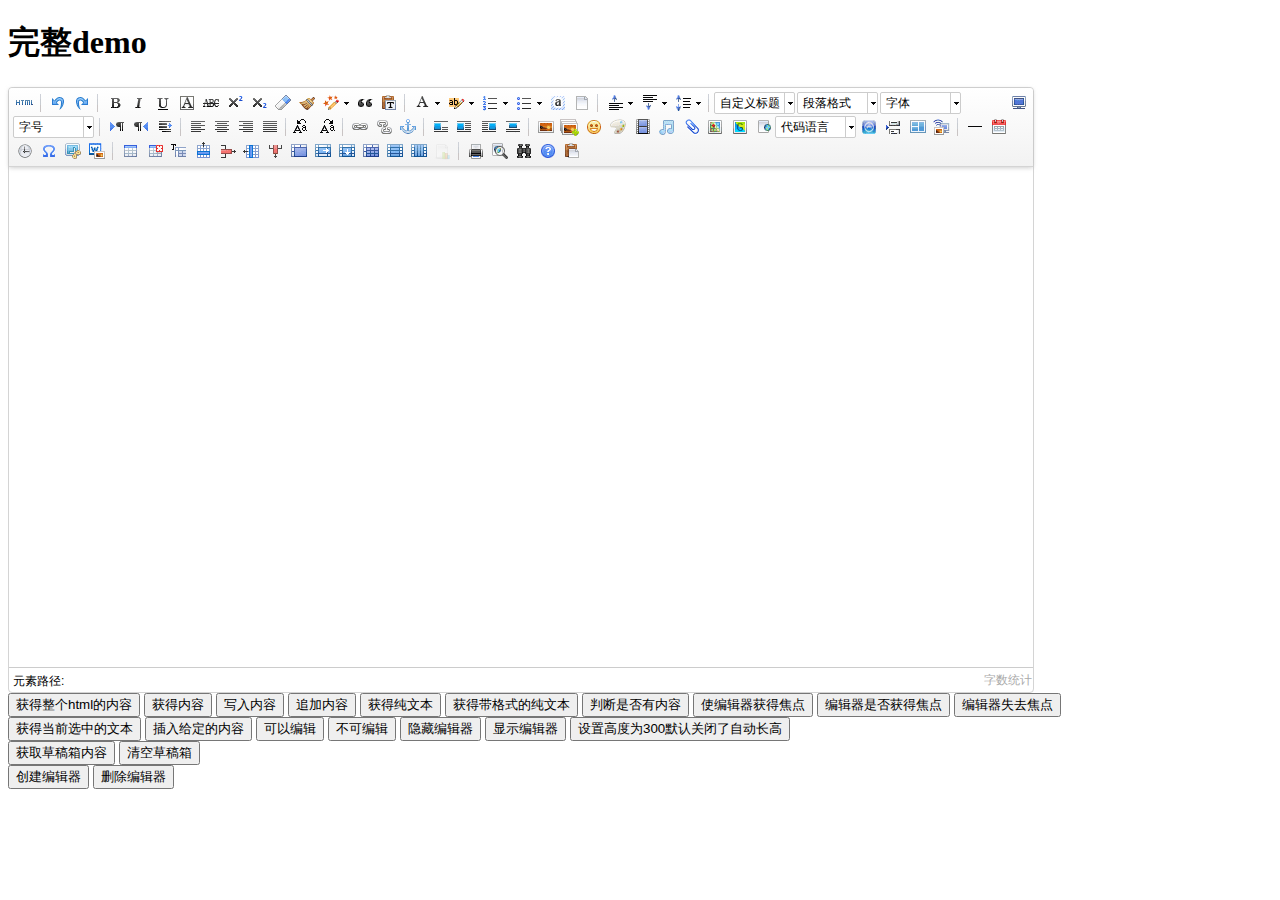
<file: Online/Online/TK/static/admin/lib/ueditor/index.html>
<!DOCTYPE HTML PUBLIC "-//W3C//DTD HTML 4.01 Transitional//EN"
        "http://www.w3.org/TR/html4/loose.dtd">
<html>
<head>
    <title>完整demo</title>
    <meta http-equiv="Content-Type" content="text/html;charset=utf-8"/>
    <script type="text/javascript" charset="utf-8" src="ueditor.config.js"></script>
    <script type="text/javascript" charset="utf-8" src="ueditor.all.min.js"> </script>
    <!--建议手动加在语言，避免在ie下有时因为加载语言失败导致编辑器加载失败-->
    <!--这里加载的语言文件会覆盖你在配置项目里添加的语言类型，比如你在配置项目里配置的是英文，这里加载的中文，那最后就是中文-->
    <script type="text/javascript" charset="utf-8" src="lang/zh-cn/zh-cn.js"></script>

    <style type="text/css">
        div{
            width:100%;
        }
    </style>
</head>
<body>
<div>
    <h1>完整demo</h1>
    <script id="editor" type="text/plain" style="width:1024px;height:500px;"></script>
</div>
<div id="btns">
    <div>
        <button onclick="getAllHtml()">获得整个html的内容</button>
        <button onclick="getContent()">获得内容</button>
        <button onclick="setContent()">写入内容</button>
        <button onclick="setContent(true)">追加内容</button>
        <button onclick="getContentTxt()">获得纯文本</button>
        <button onclick="getPlainTxt()">获得带格式的纯文本</button>
        <button onclick="hasContent()">判断是否有内容</button>
        <button onclick="setFocus()">使编辑器获得焦点</button>
        <button onmousedown="isFocus(event)">编辑器是否获得焦点</button>
        <button onmousedown="setblur(event)" >编辑器失去焦点</button>

    </div>
    <div>
        <button onclick="getText()">获得当前选中的文本</button>
        <button onclick="insertHtml()">插入给定的内容</button>
        <button id="enable" onclick="setEnabled()">可以编辑</button>
        <button onclick="setDisabled()">不可编辑</button>
        <button onclick=" UE.getEditor('editor').setHide()">隐藏编辑器</button>
        <button onclick=" UE.getEditor('editor').setShow()">显示编辑器</button>
        <button onclick=" UE.getEditor('editor').setHeight(300)">设置高度为300默认关闭了自动长高</button>
    </div>

    <div>
        <button onclick="getLocalData()" >获取草稿箱内容</button>
        <button onclick="clearLocalData()" >清空草稿箱</button>
    </div>

</div>
<div>
    <button onclick="createEditor()">
    创建编辑器</button>
    <button onclick="deleteEditor()">
    删除编辑器</button>
</div>

<script type="text/javascript">

    //实例化编辑器
    //建议使用工厂方法getEditor创建和引用编辑器实例，如果在某个闭包下引用该编辑器，直接调用UE.getEditor('editor')就能拿到相关的实例
    var ue = UE.getEditor('editor');


    function isFocus(e){
        alert(UE.getEditor('editor').isFocus());
        UE.dom.domUtils.preventDefault(e)
    }
    function setblur(e){
        UE.getEditor('editor').blur();
        UE.dom.domUtils.preventDefault(e)
    }
    function insertHtml() {
        var value = prompt('插入html代码', '');
        UE.getEditor('editor').execCommand('insertHtml', value)
    }
    function createEditor() {
        enableBtn();
        UE.getEditor('editor');
    }
    function getAllHtml() {
        alert(UE.getEditor('editor').getAllHtml())
    }
    function getContent() {
        var arr = [];
        arr.push("使用editor.getContent()方法可以获得编辑器的内容");
        arr.push("内容为：");
        arr.push(UE.getEditor('editor').getContent());
        alert(arr.join("\n"));
    }
    function getPlainTxt() {
        var arr = [];
        arr.push("使用editor.getPlainTxt()方法可以获得编辑器的带格式的纯文本内容");
        arr.push("内容为：");
        arr.push(UE.getEditor('editor').getPlainTxt());
        alert(arr.join('\n'))
    }
    function setContent(isAppendTo) {
        var arr = [];
        arr.push("使用editor.setContent('欢迎使用ueditor')方法可以设置编辑器的内容");
        UE.getEditor('editor').setContent('欢迎使用ueditor', isAppendTo);
        alert(arr.join("\n"));
    }
    function setDisabled() {
        UE.getEditor('editor').setDisabled('fullscreen');
        disableBtn("enable");
    }

    function setEnabled() {
        UE.getEditor('editor').setEnabled();
        enableBtn();
    }

    function getText() {
        //当你点击按钮时编辑区域已经失去了焦点，如果直接用getText将不会得到内容，所以要在选回来，然后取得内容
        var range = UE.getEditor('editor').selection.getRange();
        range.select();
        var txt = UE.getEditor('editor').selection.getText();
        alert(txt)
    }

    function getContentTxt() {
        var arr = [];
        arr.push("使用editor.getContentTxt()方法可以获得编辑器的纯文本内容");
        arr.push("编辑器的纯文本内容为：");
        arr.push(UE.getEditor('editor').getContentTxt());
        alert(arr.join("\n"));
    }
    function hasContent() {
        var arr = [];
        arr.push("使用editor.hasContents()方法判断编辑器里是否有内容");
        arr.push("判断结果为：");
        arr.push(UE.getEditor('editor').hasContents());
        alert(arr.join("\n"));
    }
    function setFocus() {
        UE.getEditor('editor').focus();
    }
    function deleteEditor() {
        disableBtn();
        UE.getEditor('editor').destroy();
    }
    function disableBtn(str) {
        var div = document.getElementById('btns');
        var btns = UE.dom.domUtils.getElementsByTagName(div, "button");
        for (var i = 0, btn; btn = btns[i++];) {
            if (btn.id == str) {
                UE.dom.domUtils.removeAttributes(btn, ["disabled"]);
            } else {
                btn.setAttribute("disabled", "true");
            }
        }
    }
    function enableBtn() {
        var div = document.getElementById('btns');
        var btns = UE.dom.domUtils.getElementsByTagName(div, "button");
        for (var i = 0, btn; btn = btns[i++];) {
            UE.dom.domUtils.removeAttributes(btn, ["disabled"]);
        }
    }

    function getLocalData () {
        alert(UE.getEditor('editor').execCommand( "getlocaldata" ));
    }

    function clearLocalData () {
        UE.getEditor('editor').execCommand( "clearlocaldata" );
        alert("已清空草稿箱")
    }
</script>
</body>
</html>
</file>
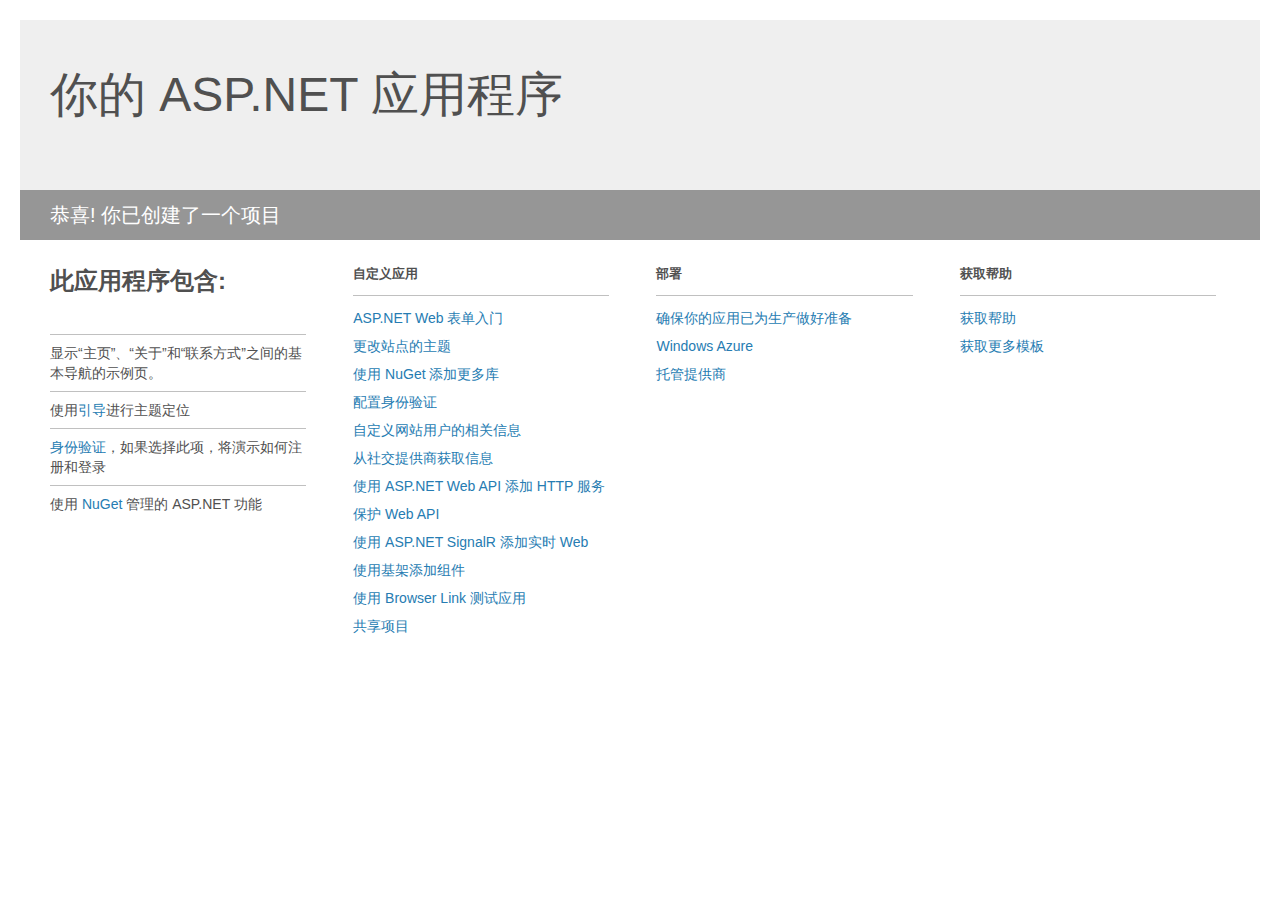
<file: Online/Online/Project_Readme.html>
﻿<!DOCTYPE html>
<html lang="en">
<head>
<meta http-equiv="Content-Type" content="text/html; charset=utf-8"/>
    <meta charset="utf-8" />
    <title>你的 ASP.NET 应用程序</title>
    <style>
        body {
            background: #fff;
            color: #505050;
            font: 14px 'Segoe UI', tahoma, arial, helvetica, sans-serif;
            margin: 20px;
            padding: 0;
        }

        #header {
            background: #efefef;
            padding: 0;
        }

        h1 {
            font-size: 48px;
            font-weight: normal;
            margin: 0;
            padding: 0 30px;
            line-height: 150px;
        }

        p {
            font-size: 20px;
            color: #fff;
            background: #969696;
            padding: 0 30px;
            line-height: 50px;
        }

        #main {
            padding: 5px 30px;
        }

        .section {
            width: 21.7%;
            float: left;
            margin: 0 0 0 4%;
        }

            .section h2 {
                font-size: 13px;
                text-transform: uppercase;
                margin: 0;
                border-bottom: 1px solid silver;
                padding-bottom: 12px;
                margin-bottom: 8px;
            }

            .section.first {
                margin-left: 0;
            }

                .section.first h2 {
                    font-size: 24px;
                    text-transform: none;
                    margin-bottom: 25px;
                    border: none;
                }

                .section.first li {
                    border-top: 1px solid silver;
                    padding: 8px 0;
                }

            .section.last {
                margin-right: 0;
            }

        ul {
            list-style: none;
            padding: 0;
            margin: 0;
            line-height: 20px;
        }

        li {
            padding: 4px 0;
        }

        a {
            color: #267cb2;
            text-decoration: none;
        }

            a:hover {
                text-decoration: underline;
            }
    </style>
</head>
<body>

    <div id="header">
        <h1>你的 ASP.NET 应用程序</h1>
        <p>恭喜! 你已创建了一个项目</p>
    </div>

    <div id="main">
        <div class="section first">
            <h2>此应用程序包含:</h2>
            <ul>
                <li>显示“主页”、“关于”和“联系方式”之间的基本导航的示例页。</li>
                <li>使用<a href="http://go.microsoft.com/fwlink/?LinkID=320754">引导</a>进行主题定位</li>
                <li><a href="http://go.microsoft.com/fwlink/?LinkID=320755">身份验证</a>，如果选择此项，将演示如何注册和登录</li>
                <li>使用 <a href="http://go.microsoft.com/fwlink/?LinkID=320775">NuGet</a> 管理的 ASP.NET 功能</li>
            </ul>
        </div>

        <div class="section">
            <h2>自定义应用</h2>
            <ul>
                <li><a href="http://go.microsoft.com/fwlink/?LinkID=320774">ASP.NET Web 表单入门</a></li>
                <li><a href="http://go.microsoft.com/fwlink/?LinkID=320758">更改站点的主题</a></li>
                <li><a href="http://go.microsoft.com/fwlink/?LinkID=320759">使用 NuGet 添加更多库</a></li>
                <li><a href="http://go.microsoft.com/fwlink/?LinkID=320776">配置身份验证</a></li>
                <li><a href="http://go.microsoft.com/fwlink/?LinkID=320761">自定义网站用户的相关信息</a></li>
                <li><a href="http://go.microsoft.com/fwlink/?LinkID=320762">从社交提供商获取信息</a></li>
                <li><a href="http://go.microsoft.com/fwlink/?LinkID=320763">使用 ASP.NET Web API 添加 HTTP 服务</a></li>
                <li><a href="http://go.microsoft.com/fwlink/?LinkID=320764">保护 Web API</a></li>
                <li><a href="http://go.microsoft.com/fwlink/?LinkID=320765">使用 ASP.NET SignalR 添加实时 Web</a></li>
                <li><a href="http://go.microsoft.com/fwlink/?LinkID=320766">使用基架添加组件</a></li>
                <li><a href="http://go.microsoft.com/fwlink/?LinkID=320767">使用 Browser Link 测试应用</a></li>
                <li><a href="http://go.microsoft.com/fwlink/?LinkID=320768">共享项目</a></li>
            </ul>
        </div>

        <div class="section">
            <h2>部署</h2>
            <ul>
                <li><a href="http://go.microsoft.com/fwlink/?LinkID=320769">确保你的应用已为生产做好准备</a></li>
                <li><a href="http://go.microsoft.com/fwlink/?LinkID=320770">Windows Azure</a></li>
                <li><a href="http://go.microsoft.com/fwlink/?LinkID=320771">托管提供商</a></li>
            </ul>
        </div>

        <div class="section last">
            <h2>获取帮助</h2>
            <ul>
                <li><a href="http://go.microsoft.com/fwlink/?LinkID=320772">获取帮助</a></li>
                <li><a href="http://go.microsoft.com/fwlink/?LinkID=320773">获取更多模板</a></li>
            </ul>
        </div>
    </div>
</body>
</html>
</file>
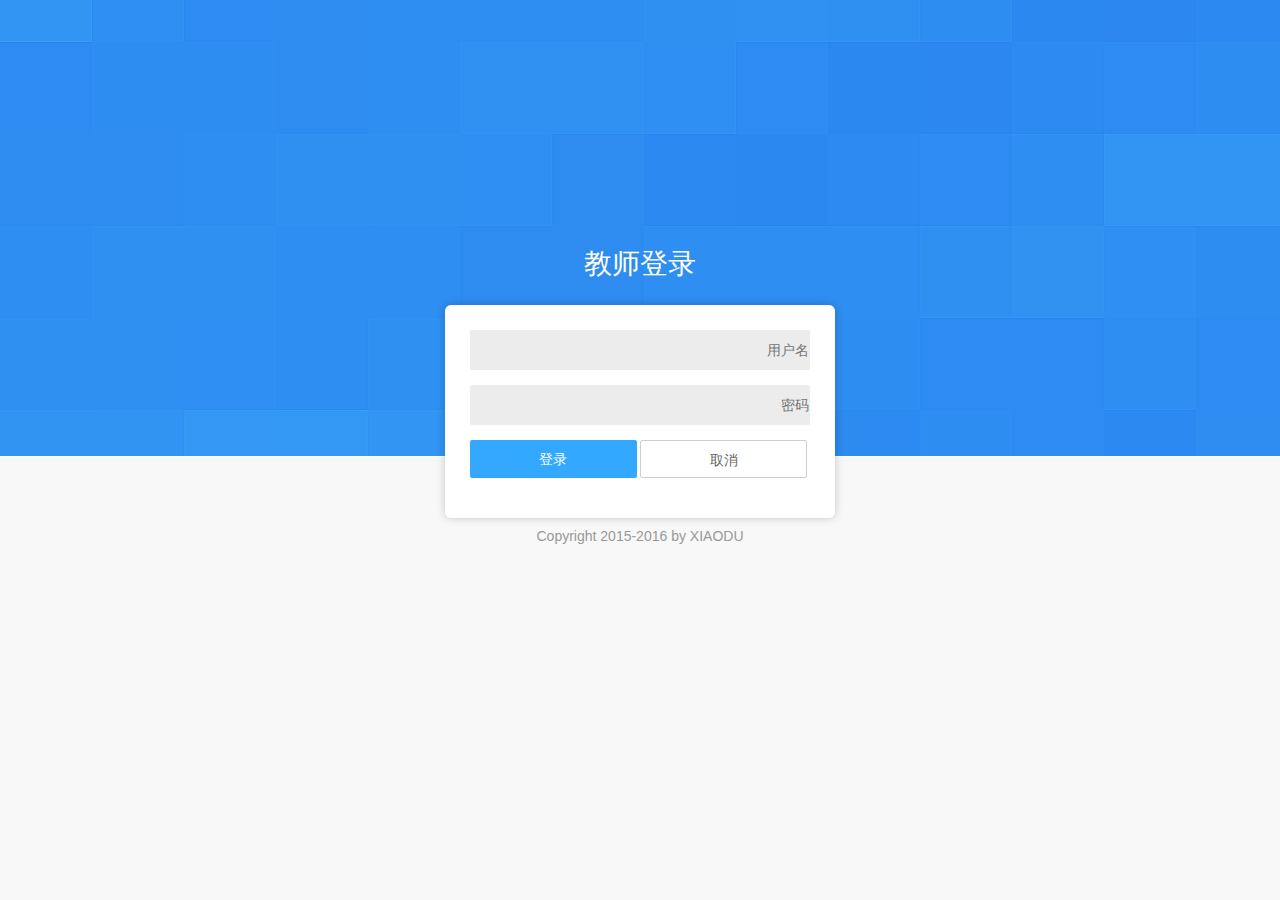
<file: Online/Online/TK/admin/index/login.html>
<!DOCTYPE html>
<html>

	<head>
		<meta charset="UTF-8">
		<meta name="viewport" content="width=device-width,initial-scale=1,minimum-scale=1,maximum-scale=1,user-scalable=no" />
		<title>后台登录</title>
		<link rel="stylesheet" type="text/css" href="../../static/admin/layui/css/layui.css" />
		<link rel="stylesheet" type="text/css" href="../../static/admin/css/login.css" />
	</head>

	<body>
		<div class="m-login-bg">
			<div class="m-login">
				<h3>教师登录</h3>
				<div class="m-login-warp">
					<form class="layui-form">
						<div class="layui-form-item">
							<input type="text" name="title" required lay-verify="required" placeholder="用户名" autocomplete="off" class="layui-input">
						</div>
						<div class="layui-form-item">
							<input type="text" name="password" required lay-verify="required" placeholder="密码" autocomplete="off" class="layui-input">
						</div>
						<div class="layui-form-item">
							
						</div>
						<div class="layui-form-item m-login-btn">
							<div class="layui-inline">
								<button class="layui-btn layui-btn-normal" lay-submit lay-filter="login">登录</button>
							</div>
							<div class="layui-inline">
								<button type="reset" class="layui-btn layui-btn-primary">取消</button>
							</div>
						</div>
					</form>
				</div>
				<p class="copyright">Copyright 2015-2016 by XIAODU</p>
			</div>
		</div>
		<script src="../../static/admin/layui/layui.js" type="text/javascript" charset="utf-8"></script>
		
	</body>

</html>
</file>
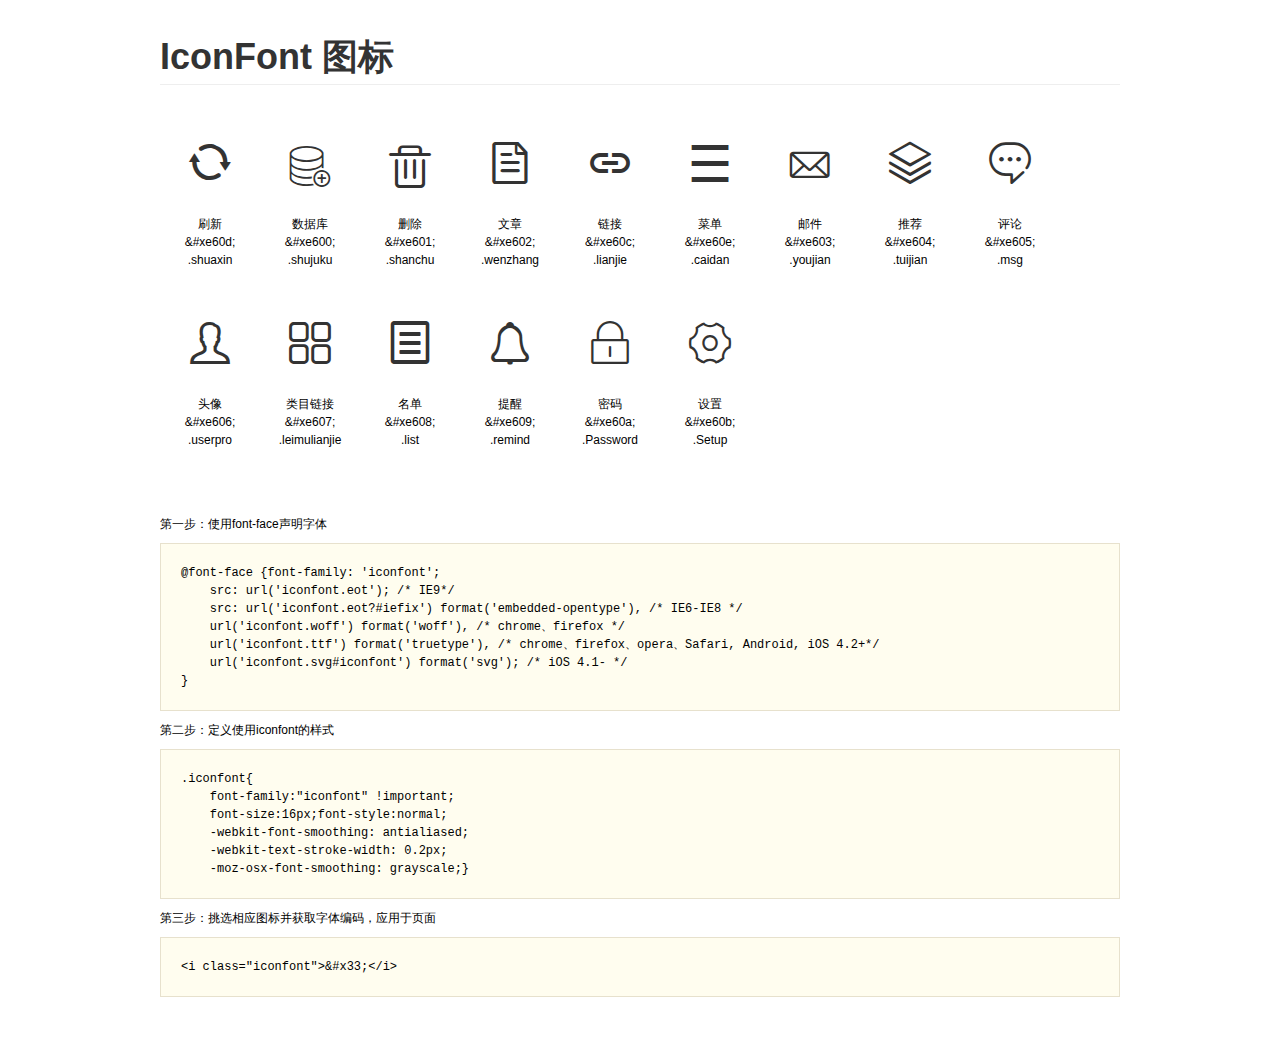
<file: Online/Online/TK/static/admin/fonts/demo.html>
<!DOCTYPE html>
<html>
<head>
    <meta charset="utf-8"/>
    <title>IconFont</title>
    <link rel="stylesheet" href="demo.css">
    <link rel="stylesheet" href="iconfont.css">
</head>
<body>
    <div class="main">
        <h1>IconFont 图标</h1>
        <ul class="icon_lists clear">
            
                <li>
                <i class="icon iconfont">&#xe60d;</i>
                    <div class="name">刷新</div>
                    <div class="code">&amp;#xe60d;</div>
                    <div class="fontclass">.shuaxin</div>
                </li>
            
                <li>
                <i class="icon iconfont">&#xe600;</i>
                    <div class="name">数据库</div>
                    <div class="code">&amp;#xe600;</div>
                    <div class="fontclass">.shujuku</div>
                </li>
            
                <li>
                <i class="icon iconfont">&#xe601;</i>
                    <div class="name">删除</div>
                    <div class="code">&amp;#xe601;</div>
                    <div class="fontclass">.shanchu</div>
                </li>
            
                <li>
                <i class="icon iconfont">&#xe602;</i>
                    <div class="name">文章</div>
                    <div class="code">&amp;#xe602;</div>
                    <div class="fontclass">.wenzhang</div>
                </li>
            
                <li>
                <i class="icon iconfont">&#xe60c;</i>
                    <div class="name">链接</div>
                    <div class="code">&amp;#xe60c;</div>
                    <div class="fontclass">.lianjie</div>
                </li>
            
                <li>
                <i class="icon iconfont">&#xe60e;</i>
                    <div class="name">菜单</div>
                    <div class="code">&amp;#xe60e;</div>
                    <div class="fontclass">.caidan</div>
                </li>
            
                <li>
                <i class="icon iconfont">&#xe603;</i>
                    <div class="name">邮件</div>
                    <div class="code">&amp;#xe603;</div>
                    <div class="fontclass">.youjian</div>
                </li>
            
                <li>
                <i class="icon iconfont">&#xe604;</i>
                    <div class="name">推荐</div>
                    <div class="code">&amp;#xe604;</div>
                    <div class="fontclass">.tuijian</div>
                </li>
            
                <li>
                <i class="icon iconfont">&#xe605;</i>
                    <div class="name">评论 </div>
                    <div class="code">&amp;#xe605;</div>
                    <div class="fontclass">.msg</div>
                </li>
            
                <li>
                <i class="icon iconfont">&#xe606;</i>
                    <div class="name">头像</div>
                    <div class="code">&amp;#xe606;</div>
                    <div class="fontclass">.userpro</div>
                </li>
            
                <li>
                <i class="icon iconfont">&#xe607;</i>
                    <div class="name">类目链接</div>
                    <div class="code">&amp;#xe607;</div>
                    <div class="fontclass">.leimulianjie</div>
                </li>
            
                <li>
                <i class="icon iconfont">&#xe608;</i>
                    <div class="name">名单</div>
                    <div class="code">&amp;#xe608;</div>
                    <div class="fontclass">.list</div>
                </li>
            
                <li>
                <i class="icon iconfont">&#xe609;</i>
                    <div class="name">提醒</div>
                    <div class="code">&amp;#xe609;</div>
                    <div class="fontclass">.remind</div>
                </li>
            
                <li>
                <i class="icon iconfont">&#xe60a;</i>
                    <div class="name">密码</div>
                    <div class="code">&amp;#xe60a;</div>
                    <div class="fontclass">.Password</div>
                </li>
            
                <li>
                <i class="icon iconfont">&#xe60b;</i>
                    <div class="name">设置</div>
                    <div class="code">&amp;#xe60b;</div>
                    <div class="fontclass">.Setup</div>
                </li>
            
        </ul>


        <div class="helps">
            第一步：使用font-face声明字体
            <pre>
@font-face {font-family: 'iconfont';
    src: url('iconfont.eot'); /* IE9*/
    src: url('iconfont.eot?#iefix') format('embedded-opentype'), /* IE6-IE8 */
    url('iconfont.woff') format('woff'), /* chrome、firefox */
    url('iconfont.ttf') format('truetype'), /* chrome、firefox、opera、Safari, Android, iOS 4.2+*/
    url('iconfont.svg#iconfont') format('svg'); /* iOS 4.1- */
}
</pre>
第二步：定义使用iconfont的样式
            <pre>
.iconfont{
    font-family:"iconfont" !important;
    font-size:16px;font-style:normal;
    -webkit-font-smoothing: antialiased;
    -webkit-text-stroke-width: 0.2px;
    -moz-osx-font-smoothing: grayscale;}
</pre>
第三步：挑选相应图标并获取字体编码，应用于页面
<pre>
&lt;i class="iconfont"&gt;&amp;#x33;&lt;/i&gt;
</pre>
        </div>

    </div>
</body>
</html>
</file>
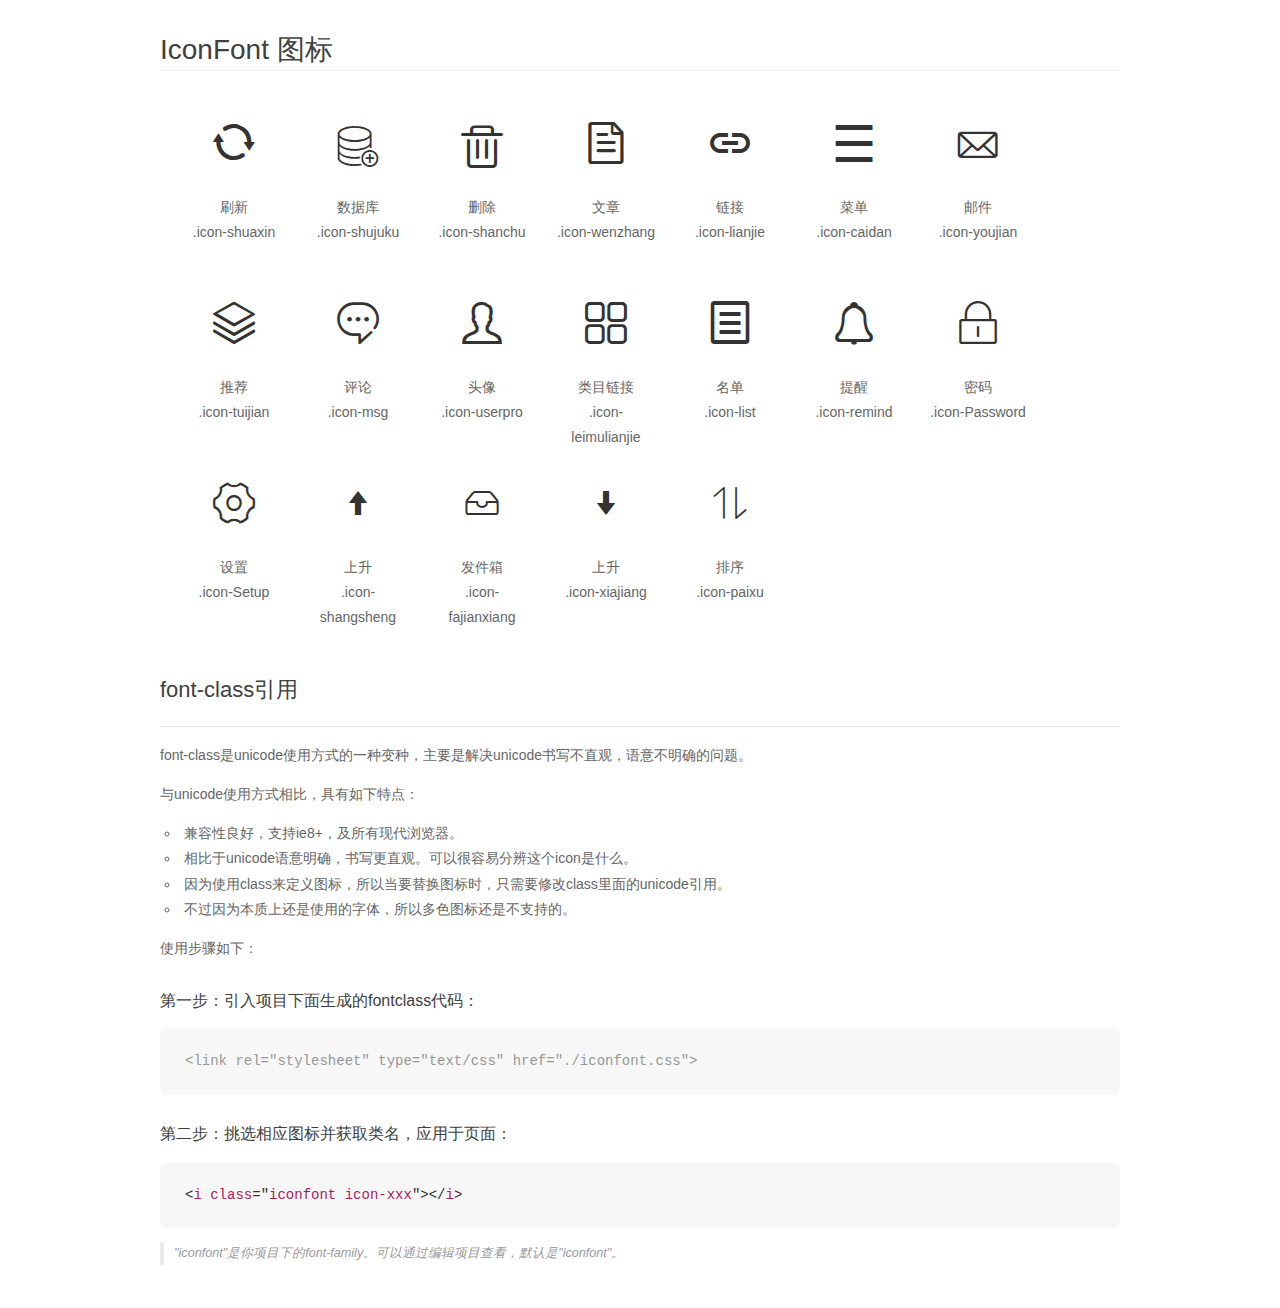
<file: Online/Online/TK/static/admin/fonts/demo_fontclass.html>
<!DOCTYPE html>
<html>
<head>
    <meta charset="utf-8"/>
    <title>IconFont</title>
    <link rel="stylesheet" href="demo.css">
    <link rel="stylesheet" href="iconfont.css">
</head>
<body>
    <div class="main markdown">
        <h1>IconFont 图标</h1>
        <ul class="icon_lists clear">
            
                <li>
                <i class="icon iconfont icon-shuaxin"></i>
                    <div class="name">刷新</div>
                    <div class="fontclass">.icon-shuaxin</div>
                </li>
            
                <li>
                <i class="icon iconfont icon-shujuku"></i>
                    <div class="name">数据库</div>
                    <div class="fontclass">.icon-shujuku</div>
                </li>
            
                <li>
                <i class="icon iconfont icon-shanchu"></i>
                    <div class="name">删除</div>
                    <div class="fontclass">.icon-shanchu</div>
                </li>
            
                <li>
                <i class="icon iconfont icon-wenzhang"></i>
                    <div class="name">文章</div>
                    <div class="fontclass">.icon-wenzhang</div>
                </li>
            
                <li>
                <i class="icon iconfont icon-lianjie"></i>
                    <div class="name">链接</div>
                    <div class="fontclass">.icon-lianjie</div>
                </li>
            
                <li>
                <i class="icon iconfont icon-caidan"></i>
                    <div class="name">菜单</div>
                    <div class="fontclass">.icon-caidan</div>
                </li>
            
                <li>
                <i class="icon iconfont icon-youjian"></i>
                    <div class="name">邮件</div>
                    <div class="fontclass">.icon-youjian</div>
                </li>
            
                <li>
                <i class="icon iconfont icon-tuijian"></i>
                    <div class="name">推荐</div>
                    <div class="fontclass">.icon-tuijian</div>
                </li>
            
                <li>
                <i class="icon iconfont icon-msg"></i>
                    <div class="name">评论 </div>
                    <div class="fontclass">.icon-msg</div>
                </li>
            
                <li>
                <i class="icon iconfont icon-userpro"></i>
                    <div class="name">头像</div>
                    <div class="fontclass">.icon-userpro</div>
                </li>
            
                <li>
                <i class="icon iconfont icon-leimulianjie"></i>
                    <div class="name">类目链接</div>
                    <div class="fontclass">.icon-leimulianjie</div>
                </li>
            
                <li>
                <i class="icon iconfont icon-list"></i>
                    <div class="name">名单</div>
                    <div class="fontclass">.icon-list</div>
                </li>
            
                <li>
                <i class="icon iconfont icon-remind"></i>
                    <div class="name">提醒</div>
                    <div class="fontclass">.icon-remind</div>
                </li>
            
                <li>
                <i class="icon iconfont icon-Password"></i>
                    <div class="name">密码</div>
                    <div class="fontclass">.icon-Password</div>
                </li>
            
                <li>
                <i class="icon iconfont icon-Setup"></i>
                    <div class="name">设置</div>
                    <div class="fontclass">.icon-Setup</div>
                </li>
            
                <li>
                <i class="icon iconfont icon-shangsheng"></i>
                    <div class="name">上升</div>
                    <div class="fontclass">.icon-shangsheng</div>
                </li>
            
                <li>
                <i class="icon iconfont icon-fajianxiang"></i>
                    <div class="name">发件箱</div>
                    <div class="fontclass">.icon-fajianxiang</div>
                </li>
            
                <li>
                <i class="icon iconfont icon-xiajiang"></i>
                    <div class="name">上升</div>
                    <div class="fontclass">.icon-xiajiang</div>
                </li>
            
                <li>
                <i class="icon iconfont icon-paixu"></i>
                    <div class="name">排序</div>
                    <div class="fontclass">.icon-paixu</div>
                </li>
            
        </ul>

        <h2 id="font-class-">font-class引用</h2>
        <hr>

        <p>font-class是unicode使用方式的一种变种，主要是解决unicode书写不直观，语意不明确的问题。</p>
        <p>与unicode使用方式相比，具有如下特点：</p>
        <ul>
        <li>兼容性良好，支持ie8+，及所有现代浏览器。</li>
        <li>相比于unicode语意明确，书写更直观。可以很容易分辨这个icon是什么。</li>
        <li>因为使用class来定义图标，所以当要替换图标时，只需要修改class里面的unicode引用。</li>
        <li>不过因为本质上还是使用的字体，所以多色图标还是不支持的。</li>
        </ul>
        <p>使用步骤如下：</p>
        <h3 id="-fontclass-">第一步：引入项目下面生成的fontclass代码：</h3>


        <pre><code class="lang-js hljs javascript"><span class="hljs-comment">&lt;link rel="stylesheet" type="text/css" href="./iconfont.css"&gt;</span></code></pre>
        <h3 id="-">第二步：挑选相应图标并获取类名，应用于页面：</h3>
        <pre><code class="lang-css hljs">&lt;<span class="hljs-selector-tag">i</span> <span class="hljs-selector-tag">class</span>="<span class="hljs-selector-tag">iconfont</span> <span class="hljs-selector-tag">icon-xxx</span>"&gt;&lt;/<span class="hljs-selector-tag">i</span>&gt;</code></pre>
        <blockquote>
        <p>"iconfont"是你项目下的font-family。可以通过编辑项目查看，默认是"iconfont"。</p>
        </blockquote>
    </div>
</body>
</html>
</file>
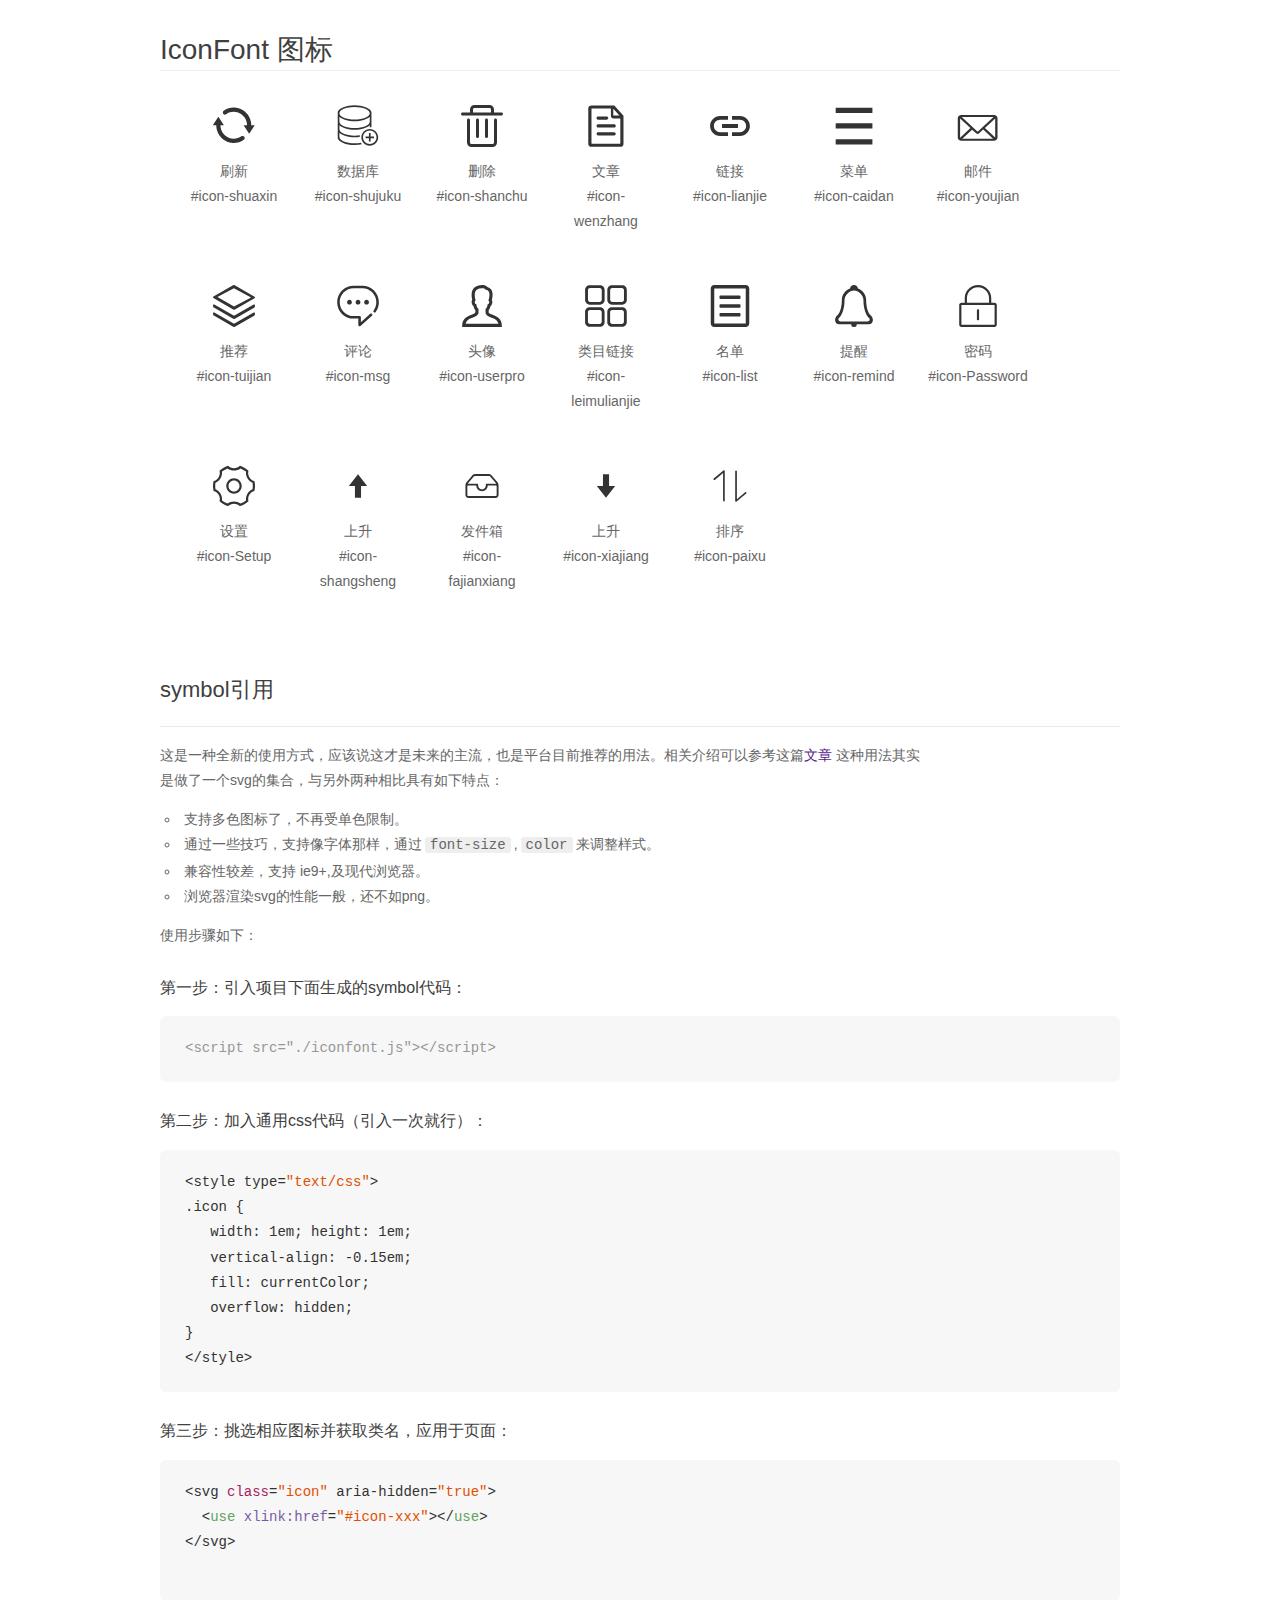
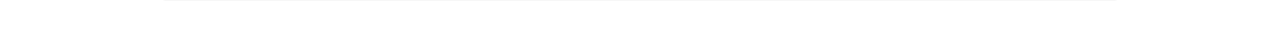
<file: Online/Online/TK/static/admin/fonts/demo_symbol.html>
<!DOCTYPE html>
<html>
<head>
    <meta charset="utf-8"/>
    <title>IconFont</title>
    <link rel="stylesheet" href="demo.css">
    <script src="iconfont.js"></script>

    <style type="text/css">
        .icon {
          /* 通过设置 font-size 来改变图标大小 */
          width: 1em; height: 1em;
          /* 图标和文字相邻时，垂直对齐 */
          vertical-align: -0.15em;
          /* 通过设置 color 来改变 SVG 的颜色/fill */
          fill: currentColor;
          /* path 和 stroke 溢出 viewBox 部分在 IE 下会显示
             normalize.css 中也包含这行 */
          overflow: hidden;
        }

    </style>
</head>
<body>
    <div class="main markdown">
        <h1>IconFont 图标</h1>
        <ul class="icon_lists clear">
            
                <li>
                    <svg class="icon" aria-hidden="true">
                        <use xlink:href="#icon-shuaxin"></use>
                    </svg>
                    <div class="name">刷新</div>
                    <div class="fontclass">#icon-shuaxin</div>
                </li>
            
                <li>
                    <svg class="icon" aria-hidden="true">
                        <use xlink:href="#icon-shujuku"></use>
                    </svg>
                    <div class="name">数据库</div>
                    <div class="fontclass">#icon-shujuku</div>
                </li>
            
                <li>
                    <svg class="icon" aria-hidden="true">
                        <use xlink:href="#icon-shanchu"></use>
                    </svg>
                    <div class="name">删除</div>
                    <div class="fontclass">#icon-shanchu</div>
                </li>
            
                <li>
                    <svg class="icon" aria-hidden="true">
                        <use xlink:href="#icon-wenzhang"></use>
                    </svg>
                    <div class="name">文章</div>
                    <div class="fontclass">#icon-wenzhang</div>
                </li>
            
                <li>
                    <svg class="icon" aria-hidden="true">
                        <use xlink:href="#icon-lianjie"></use>
                    </svg>
                    <div class="name">链接</div>
                    <div class="fontclass">#icon-lianjie</div>
                </li>
            
                <li>
                    <svg class="icon" aria-hidden="true">
                        <use xlink:href="#icon-caidan"></use>
                    </svg>
                    <div class="name">菜单</div>
                    <div class="fontclass">#icon-caidan</div>
                </li>
            
                <li>
                    <svg class="icon" aria-hidden="true">
                        <use xlink:href="#icon-youjian"></use>
                    </svg>
                    <div class="name">邮件</div>
                    <div class="fontclass">#icon-youjian</div>
                </li>
            
                <li>
                    <svg class="icon" aria-hidden="true">
                        <use xlink:href="#icon-tuijian"></use>
                    </svg>
                    <div class="name">推荐</div>
                    <div class="fontclass">#icon-tuijian</div>
                </li>
            
                <li>
                    <svg class="icon" aria-hidden="true">
                        <use xlink:href="#icon-msg"></use>
                    </svg>
                    <div class="name">评论 </div>
                    <div class="fontclass">#icon-msg</div>
                </li>
            
                <li>
                    <svg class="icon" aria-hidden="true">
                        <use xlink:href="#icon-userpro"></use>
                    </svg>
                    <div class="name">头像</div>
                    <div class="fontclass">#icon-userpro</div>
                </li>
            
                <li>
                    <svg class="icon" aria-hidden="true">
                        <use xlink:href="#icon-leimulianjie"></use>
                    </svg>
                    <div class="name">类目链接</div>
                    <div class="fontclass">#icon-leimulianjie</div>
                </li>
            
                <li>
                    <svg class="icon" aria-hidden="true">
                        <use xlink:href="#icon-list"></use>
                    </svg>
                    <div class="name">名单</div>
                    <div class="fontclass">#icon-list</div>
                </li>
            
                <li>
                    <svg class="icon" aria-hidden="true">
                        <use xlink:href="#icon-remind"></use>
                    </svg>
                    <div class="name">提醒</div>
                    <div class="fontclass">#icon-remind</div>
                </li>
            
                <li>
                    <svg class="icon" aria-hidden="true">
                        <use xlink:href="#icon-Password"></use>
                    </svg>
                    <div class="name">密码</div>
                    <div class="fontclass">#icon-Password</div>
                </li>
            
                <li>
                    <svg class="icon" aria-hidden="true">
                        <use xlink:href="#icon-Setup"></use>
                    </svg>
                    <div class="name">设置</div>
                    <div class="fontclass">#icon-Setup</div>
                </li>
            
                <li>
                    <svg class="icon" aria-hidden="true">
                        <use xlink:href="#icon-shangsheng"></use>
                    </svg>
                    <div class="name">上升</div>
                    <div class="fontclass">#icon-shangsheng</div>
                </li>
            
                <li>
                    <svg class="icon" aria-hidden="true">
                        <use xlink:href="#icon-fajianxiang"></use>
                    </svg>
                    <div class="name">发件箱</div>
                    <div class="fontclass">#icon-fajianxiang</div>
                </li>
            
                <li>
                    <svg class="icon" aria-hidden="true">
                        <use xlink:href="#icon-xiajiang"></use>
                    </svg>
                    <div class="name">上升</div>
                    <div class="fontclass">#icon-xiajiang</div>
                </li>
            
                <li>
                    <svg class="icon" aria-hidden="true">
                        <use xlink:href="#icon-paixu"></use>
                    </svg>
                    <div class="name">排序</div>
                    <div class="fontclass">#icon-paixu</div>
                </li>
            
        </ul>


        <h2 id="symbol-">symbol引用</h2>
        <hr>

        <p>这是一种全新的使用方式，应该说这才是未来的主流，也是平台目前推荐的用法。相关介绍可以参考这篇<a href="">文章</a>
        这种用法其实是做了一个svg的集合，与另外两种相比具有如下特点：</p>
        <ul>
          <li>支持多色图标了，不再受单色限制。</li>
          <li>通过一些技巧，支持像字体那样，通过<code>font-size</code>,<code>color</code>来调整样式。</li>
          <li>兼容性较差，支持 ie9+,及现代浏览器。</li>
          <li>浏览器渲染svg的性能一般，还不如png。</li>
        </ul>
        <p>使用步骤如下：</p>
        <h3 id="-symbol-">第一步：引入项目下面生成的symbol代码：</h3>
        <pre><code class="lang-js hljs javascript"><span class="hljs-comment">&lt;script src="./iconfont.js"&gt;&lt;/script&gt;</span></code></pre>
        <h3 id="-css-">第二步：加入通用css代码（引入一次就行）：</h3>
        <pre><code class="lang-js hljs javascript">&lt;style type=<span class="hljs-string">"text/css"</span>&gt;
.icon {
   width: <span class="hljs-number">1</span>em; height: <span class="hljs-number">1</span>em;
   vertical-align: <span class="hljs-number">-0.15</span>em;
   fill: currentColor;
   overflow: hidden;
}
&lt;<span class="hljs-regexp">/style&gt;</span></code></pre>
        <h3 id="-">第三步：挑选相应图标并获取类名，应用于页面：</h3>
        <pre><code class="lang-js hljs javascript">&lt;svg <span class="hljs-class"><span class="hljs-keyword">class</span></span>=<span class="hljs-string">"icon"</span> aria-hidden=<span class="hljs-string">"true"</span>&gt;<span class="xml"><span class="hljs-tag">
  &lt;<span class="hljs-name">use</span> <span class="hljs-attr">xlink:href</span>=<span class="hljs-string">"#icon-xxx"</span>&gt;</span><span class="hljs-tag">&lt;/<span class="hljs-name">use</span>&gt;</span>
</span>&lt;<span class="hljs-regexp">/svg&gt;
        </span></code></pre>
    </div>
</body>
</html>
</file>
<file: Online/Online/TK/static/admin/layui/css/layui.css>
/** layui-v1.0.9_rls MIT License By http://www.layui.com */
 .layui-laypage a,a{text-decoration:none}.layui-btn,.layui-inline,img{vertical-align:middle}.layui-btn,.layui-unselect{-webkit-user-select:none;-ms-user-select:none;-moz-user-select:none}.layui-btn,.layui-tree li i,.layui-unselect{-moz-user-select:none}blockquote,body,button,dd,div,dl,dt,form,h1,h2,h3,h4,h5,h6,input,li,ol,p,pre,td,textarea,th,ul{margin:0;padding:0;-webkit-tap-highlight-color:rgba(0,0,0,0)}a:active,a:hover{outline:0}img{display:inline-block;border:none}li{list-style:none}table{border-collapse:collapse;border-spacing:0}h1,h2,h3{font-size:14px;font-weight:400}h4,h5,h6{font-size:100%;font-weight:400}button,input,optgroup,option,select,textarea{font-family:inherit;font-size:inherit;font-style:inherit;font-weight:inherit;outline:0;
    text-align: right;
}pre{white-space:pre-wrap;white-space:-moz-pre-wrap;white-space:-pre-wrap;white-space:-o-pre-wrap;word-wrap:break-word}::-webkit-scrollbar{width:10px;height:10px}::-webkit-scrollbar-button:vertical{display:none}::-webkit-scrollbar-corner,::-webkit-scrollbar-track{background-color:#e2e2e2}::-webkit-scrollbar-thumb{border-radius:0;background-color:rgba(0,0,0,.3)}::-webkit-scrollbar-thumb:vertical:hover{background-color:rgba(0,0,0,.35)}::-webkit-scrollbar-thumb:vertical:active{background-color:rgba(0,0,0,.38)}@font-face{font-family:layui-icon;src:url(../font/iconfont.eot?v=1.0.9);src:url(../font/iconfont.eot?v=1.0.9#iefix) format('embedded-opentype'),url(../font/iconfont.svg?v=1.0.9#iconfont) format('svg'),url(../font/iconfont.woff?v=1.0.9) format('woff'),url(../font/iconfont.ttf?v=1.0.9) format('truetype')}.layui-icon{font-family:layui-icon!important;font-size:16px;font-style:normal;-webkit-font-smoothing:antialiased;-moz-osx-font-smoothing:grayscale}body{line-height:24px;font:14px Helvetica Neue,Helvetica,PingFang SC,\5FAE\8F6F\96C5\9ED1,Tahoma,Arial,sans-serif}hr{height:1px;margin:10px 0;border:0;background-color:#e2e2e2;clear:both}a{color:#333}a:hover{color:#777}a cite{font-style:normal;*cursor:pointer}.layui-box,.layui-box *{-webkit-box-sizing:content-box!important;-moz-box-sizing:content-box!important;box-sizing:content-box!important}.layui-border-box,.layui-border-box *{-webkit-box-sizing:border-box!important;-moz-box-sizing:border-box!important;box-sizing:border-box!important}.layui-clear{clear:both;*zoom:1}.layui-clear:after{content:'\20';clear:both;*zoom:1;display:block;height:0}.layui-inline{position:relative;display:inline-block;*display:inline;*zoom:1}.layui-edge{position:absolute;width:0;height:0;border-style:dashed;border-color:transparent;overflow:hidden}.layui-elip{text-overflow:ellipsis;overflow:hidden;white-space:nowrap}.layui-disabled,.layui-disabled:hover{color:#d2d2d2!important;cursor:not-allowed!important}.layui-circle{border-radius:100%}.layui-show{display:block!important}.layui-hide{display:none!important}.layui-main{position:relative;width:1140px;margin:0 auto}.layui-header{position:relative;z-index:1000;height:60px}.layui-header a:hover{transition:all .5s;-webkit-transition:all .5s}.layui-side{position:fixed;top:0;bottom:0;z-index:999;width:200px;overflow-x:hidden}.layui-side-scroll{width:220px;height:100%;overflow-x:hidden}.layui-body{position:absolute;left:200px;right:0;top:0;bottom:0;z-index:998;width:auto;overflow:hidden;overflow-y:auto;-webkit-box-sizing:border-box;-moz-box-sizing:border-box;box-sizing:border-box}.layui-layout-admin .layui-header{background-color:#23262E}.layui-layout-admin .layui-side{top:60px;width:200px;overflow-x:hidden}.layui-layout-admin .layui-body{top:60px;bottom:44px}.layui-layout-admin .layui-main{width:auto;margin:0 15px}.layui-layout-admin .layui-footer{position:fixed;left:200px;right:0;bottom:0;height:44px;background-color:#eee}.layui-btn,.layui-input,.layui-select,.layui-textarea,.layui-upload-button{outline:0;-webkit-transition:border-color .3s cubic-bezier(.65,.05,.35,.5);transition:border-color .3s cubic-bezier(.65,.05,.35,.5);-webkit-box-sizing:border-box!important;-moz-box-sizing:border-box!important;box-sizing:border-box!important}.layui-elem-quote{margin-bottom:10px;padding:15px;line-height:22px;border-left:5px solid #009688;border-radius:0 2px 2px 0;background-color:#f2f2f2}.layui-quote-nm{border-color:#e2e2e2;border-style:solid;border-width:1px 1px 1px 5px;background:0 0}.layui-elem-field{margin-bottom:10px;padding:0;border:1px solid #e2e2e2}.layui-elem-field legend{margin-left:20px;padding:0 10px;font-size:20px;font-weight:300}.layui-field-title{margin:10px 0 20px;border:none;border-top:1px solid #e2e2e2}.layui-field-box{padding:10px 15px}.layui-field-title .layui-field-box{padding:10px 0}.layui-progress{position:relative;height:6px;border-radius:20px;background-color:#e2e2e2}.layui-progress-bar{position:absolute;width:0;max-width:100%;height:6px;border-radius:20px;text-align:right;background-color:#5FB878;transition:all .3s;-webkit-transition:all .3s}.layui-progress-big,.layui-progress-big .layui-progress-bar{height:18px;line-height:18px}.layui-progress-text{position:relative;top:-18px;line-height:18px;font-size:12px;color:#666}.layui-progress-big .layui-progress-text{position:static;padding:0 10px;color:#fff}.layui-collapse{border:1px solid #e2e2e2;border-radius:2px}.layui-colla-item{border-top:1px solid #e2e2e2}.layui-colla-item:first-child{border-top:none}.layui-colla-title{position:relative;height:42px;line-height:42px;padding:0 15px 0 35px;color:#333;background-color:#f2f2f2;cursor:pointer}.layui-colla-content{display:none;padding:10px 15px;line-height:22px;border-top:1px solid #e2e2e2;color:#666}.layui-colla-icon{position:absolute;left:15px;top:0;font-size:14px}.layui-bg-red{background-color:#FF5722}.layui-bg-orange{background-color:#F7B824}.layui-bg-green{background-color:#009688}.layui-bg-cyan{background-color:#2F4056}.layui-bg-blue{background-color:#1E9FFF}.layui-bg-black{background-color:#393D49}.layui-bg-gray{background-color:#eee}.layui-word-aux{font-size:12px;color:#999;padding:0 5px}.layui-btn{display:inline-block;height:38px;line-height:38px;padding:0 18px;background-color:#009688;color:#fff;white-space:nowrap;text-align:center;font-size:14px;border:none;border-radius:2px;cursor:pointer;opacity:.9;filter:alpha(opacity=90)}.layui-btn:hover{opacity:.8;filter:alpha(opacity=80);color:#fff}.layui-btn:active{opacity:1;filter:alpha(opacity=100)}.layui-btn+.layui-btn{margin-left:10px}.layui-btn-radius{border-radius:100px}.layui-btn .layui-icon{font-size:18px;vertical-align:bottom}.layui-btn-primary{border:1px solid #C9C9C9;background-color:#fff;color:#555}.layui-btn-primary:hover{border-color:#009688;color:#333}.layui-btn-normal{background-color:#1E9FFF}.layui-btn-warm{background-color:#F7B824}.layui-btn-danger{background-color:#FF5722}.layui-btn-disabled,.layui-btn-disabled:active,.layui-btn-disabled:hover{border:1px solid #e6e6e6;background-color:#FBFBFB;color:#C9C9C9;cursor:not-allowed;opacity:1}.layui-btn-big{height:44px;line-height:44px;padding:0 25px;font-size:16px}.layui-btn-small{height:30px;line-height:30px;padding:0 10px;font-size:12px}.layui-btn-small i{font-size:16px!important}.layui-btn-mini{height:22px;line-height:22px;padding:0 5px;font-size:12px}.layui-btn-mini i{font-size:14px!important}.layui-btn-group{display:inline-block;vertical-align:middle;font-size:0}.layui-btn-group .layui-btn{margin-left:0!important;margin-right:0!important;border-left:1px solid rgba(255,255,255,.5);border-radius:0}.layui-btn-group .layui-btn-primary{border-left:none}.layui-btn-group .layui-btn-primary:hover{border-color:#C9C9C9;color:#009688}.layui-btn-group .layui-btn:first-child{border-left:none;border-radius:2px 0 0 2px}.layui-btn-group .layui-btn-primary:first-child{border-left:1px solid #c9c9c9}.layui-btn-group .layui-btn:last-child{border-radius:0 2px 2px 0}.layui-btn-group .layui-btn+.layui-btn{margin-left:0}.layui-btn-group+.layui-btn-group{margin-left:10px}.layui-input,.layui-select,.layui-textarea{height:38px;line-height:38px;line-height:36px\9;border:1px solid #e6e6e6;background-color:#fff;border-radius:2px}.layui-form-label,.layui-form-mid,.layui-textarea{line-height:20px;position:relative}.layui-input,.layui-textarea{display:block;width:100%;padding-left:10px}.layui-input:hover,.layui-textarea:hover{border-color:#D2D2D2!important}.layui-input:focus,.layui-textarea:focus{border-color:#C9C9C9!important}.layui-textarea{min-height:100px;height:auto;padding:6px 10px;resize:vertical}.layui-select{padding:0 10px}.layui-form input[type=checkbox],.layui-form input[type=radio],.layui-form select{display:none}.layui-form-item{margin-bottom:15px;clear:both;*zoom:1}.layui-form-item:after{content:'\20';clear:both;*zoom:1;display:block;height:0}.layui-form-label{float:left;display:block;padding:9px 15px;width:80px;font-weight:400;text-align:right}.layui-form-item .layui-inline{margin-bottom:5px;margin-right:10px}.layui-input-block,.layui-input-inline{position:relative}.layui-input-block{margin-left:110px;min-height:36px}.layui-input-inline{display:inline-block;vertical-align:middle}.layui-form-item .layui-input-inline{float:left;width:190px;margin-right:10px}.layui-form-text .layui-input-inline{width:auto}.layui-form-mid{float:left;display:block;padding:8px 0;margin-right:10px}.layui-form-danger+.layui-form-select .layui-input,.layui-form-danger:focus{border:1px solid #FF5722!important}.layui-form-select{position:relative}.layui-form-select .layui-input{padding-right:30px;cursor:pointer}.layui-form-select .layui-edge{position:absolute;right:10px;top:50%;margin-top:-3px;cursor:pointer;border-width:6px;border-top-color:#c2c2c2;border-top-style:solid;transition:all .3s;-webkit-transition:all .3s}.layui-form-select dl{display:none;position:absolute;left:0;top:42px;padding:5px 0;z-index:999;min-width:100%;border:1px solid #d2d2d2;max-height:300px;overflow-y:auto;background-color:#fff;border-radius:2px;box-shadow:0 2px 4px rgba(0,0,0,.12);box-sizing:border-box}.layui-form-select dl dd,.layui-form-select dl dt{padding:0 10px;line-height:36px;white-space:nowrap;overflow:hidden;text-overflow:ellipsis}.layui-form-select dl dt{font-size:12px;color:#999}.layui-form-select dl dd{cursor:pointer}.layui-form-select dl dd:hover{background-color:#f2f2f2}.layui-form-select .layui-select-group dd{padding-left:20px}.layui-form-select dl dd.layui-this{background-color:#5FB878;color:#fff}.layui-form-checkbox,.layui-form-select dl dd.layui-disabled{background-color:#fff}.layui-form-selected dl{display:block}.layui-form-checkbox,.layui-form-checkbox *,.layui-form-radio,.layui-form-radio *,.layui-form-switch{display:inline-block;vertical-align:middle}.layui-form-selected .layui-edge{margin-top:-9px;-webkit-transform:rotate(180deg);transform:rotate(180deg);margin-top:-3px\9}:root .layui-form-selected .layui-edge{margin-top:-9px\0/IE9}.layui-select-none{margin:5px 0;text-align:center;color:#999}.layui-select-disabled .layui-disabled{border-color:#eee!important}.layui-select-disabled .layui-edge{border-top-color:#d2d2d2}.layui-form-checkbox{position:relative;height:30px;line-height:28px;margin-right:10px;padding-right:30px;border:1px solid #d2d2d2;cursor:pointer;font-size:0;border-radius:2px;-webkit-transition:.1s linear;transition:.1s linear;box-sizing:border-box!important}.layui-form-checkbox:hover{border:1px solid #c2c2c2}.layui-form-checkbox span{padding:0 10px;height:100%;font-size:14px;background-color:#d2d2d2;color:#fff;overflow:hidden;white-space:nowrap;text-overflow:ellipsis}.layui-form-checkbox:hover span{background-color:#c2c2c2}.layui-form-checkbox i{position:absolute;right:0;width:30px;color:#fff;font-size:20px;text-align:center}.layui-form-checkbox:hover i{color:#c2c2c2}.layui-form-checked,.layui-form-checked:hover{border-color:#5FB878}.layui-form-checked span,.layui-form-checked:hover span{background-color:#5FB878}.layui-form-checked i,.layui-form-checked:hover i{color:#5FB878}.layui-form-item .layui-form-checkbox{margin-top:4px}.layui-form-checkbox[lay-skin=primary]{height:auto!important;line-height:normal!important;border:none!important;margin-right:0;padding-right:0;background:0 0}.layui-form-checkbox[lay-skin=primary] span{float:right;padding-right:15px;line-height:18px;background:0 0;color:#666}.layui-form-checkbox[lay-skin=primary] i{position:relative;top:0;width:16px;line-height:16px;border:1px solid #d2d2d2;font-size:12px;border-radius:2px;background-color:#fff;-webkit-transition:.1s linear;transition:.1s linear}.layui-form-checkbox[lay-skin=primary]:hover i{border-color:#5FB878;color:#fff}.layui-form-checked[lay-skin=primary] i{border-color:#5FB878;background-color:#5FB878;color:#fff}.layui-checkbox-disbaled[lay-skin=primary] span{background:0 0!important}.layui-checkbox-disbaled[lay-skin=primary]:hover i{border-color:#d2d2d2}.layui-form-item .layui-form-checkbox[lay-skin=primary]{margin-top:10px}.layui-form-switch{position:relative;height:22px;line-height:22px;width:42px;padding:0 5px;margin-top:8px;border:1px solid #d2d2d2;border-radius:20px;cursor:pointer;background-color:#fff;-webkit-transition:.1s linear;transition:.1s linear}.layui-form-switch i{position:absolute;left:5px;top:3px;width:16px;height:16px;border-radius:20px;background-color:#d2d2d2;-webkit-transition:.1s linear;transition:.1s linear}.layui-form-switch em{position:absolute;right:5px;top:0;width:25px;padding:0!important;text-align:center!important;color:#999!important;font-style:normal!important;font-size:12px}.layui-form-onswitch{border-color:#5FB878;background-color:#5FB878}.layui-form-onswitch i{left:32px;background-color:#fff}.layui-form-onswitch em{left:5px;right:auto;color:#fff!important}.layui-checkbox-disbaled{border-color:#e2e2e2!important}.layui-checkbox-disbaled span{background-color:#e2e2e2!important}.layui-checkbox-disbaled:hover i{color:#fff!important}.layui-form-radio{line-height:28px;margin:6px 10px 0 0;padding-right:10px;cursor:pointer;font-size:0}.layui-form-radio i{margin-right:8px;font-size:22px;color:#c2c2c2}.layui-form-radio span{font-size:14px}.layui-form-radio i:hover,.layui-form-radioed i{color:#5FB878}.layui-radio-disbaled i{color:#e2e2e2!important}.layui-form-pane .layui-form-label{width:110px;padding:8px 15px;height:38px;line-height:20px;border:1px solid #e6e6e6;border-radius:2px 0 0 2px;text-align:center;background-color:#FBFBFB;overflow:hidden;white-space:nowrap;text-overflow:ellipsis;-webkit-box-sizing:border-box!important;-moz-box-sizing:border-box!important;box-sizing:border-box!important}.layui-form-pane .layui-input-inline{margin-left:-1px}.layui-form-pane .layui-input-block{margin-left:110px;left:-1px}.layui-form-pane .layui-input{border-radius:0 2px 2px 0}.layui-form-pane .layui-form-text .layui-form-label{float:none;width:100%;border-right:1px solid #e6e6e6;border-radius:2px;-webkit-box-sizing:border-box!important;-moz-box-sizing:border-box!important;box-sizing:border-box!important;text-align:left}.layui-laypage button,.layui-laypage input,.layui-nav{-webkit-box-sizing:border-box!important;-moz-box-sizing:border-box!important}.layui-form-pane .layui-form-text .layui-input-inline{display:block;margin:0;top:-1px;clear:both}.layui-form-pane .layui-form-text .layui-input-block{margin:0;left:0;top:-1px}.layui-form-pane .layui-form-text .layui-textarea{min-height:100px;border-radius:0 0 2px 2px}.layui-form-pane .layui-form-checkbox{margin:4px 0 4px 10px}.layui-form-pane .layui-form-radio,.layui-form-pane .layui-form-switch{margin-top:6px;margin-left:10px}.layui-form-pane .layui-form-item[pane]{position:relative;border:1px solid #e6e6e6}.layui-form-pane .layui-form-item[pane] .layui-form-label{position:absolute;left:0;top:0;height:100%;border-width:0 1px 0 0}.layui-form-pane .layui-form-item[pane] .layui-input-inline{margin-left:110px}.layui-layedit{border:1px solid #d2d2d2;border-radius:2px}.layui-layedit-tool{padding:3px 5px;border-bottom:1px solid #e2e2e2;font-size:0}.layedit-tool-fixed{position:fixed;top:0;border-top:1px solid #e2e2e2}.layui-layedit-tool .layedit-tool-mid,.layui-layedit-tool .layui-icon{display:inline-block;vertical-align:middle;text-align:center;font-size:14px}.layui-layedit-tool .layui-icon{position:relative;width:32px;height:30px;line-height:30px;margin:3px 5px;color:#777;cursor:pointer;border-radius:2px}.layui-layedit-tool .layui-icon:hover{color:#393D49}.layui-layedit-tool .layui-icon:active{color:#000}.layui-layedit-tool .layedit-tool-active{background-color:#e2e2e2;color:#000}.layui-layedit-tool .layui-disabled,.layui-layedit-tool .layui-disabled:hover{color:#d2d2d2;cursor:not-allowed}.layui-layedit-tool .layedit-tool-mid{width:1px;height:18px;margin:0 10px;background-color:#d2d2d2}.layedit-tool-html{width:50px!important;font-size:30px!important}.layedit-tool-b,.layedit-tool-code,.layedit-tool-help{font-size:16px!important}.layedit-tool-d,.layedit-tool-face,.layedit-tool-image,.layedit-tool-unlink{font-size:18px!important}.layedit-tool-image input{position:absolute;font-size:0;left:0;top:0;width:100%;height:100%;opacity:.01;filter:Alpha(opacity=1);cursor:pointer}.layui-layedit-iframe iframe{display:block;width:100%}#LAY_layedit_code{overflow:hidden}.layui-table{width:100%;margin:10px 0;background-color:#fff}.layui-table tr{transition:all .3s;-webkit-transition:all .3s}.layui-table thead tr{background-color:#f2f2f2}.layui-table th{text-align:left}.layui-table td,.layui-table th{padding:9px 15px;min-height:20px;line-height:20px;border:1px solid #e2e2e2;font-size:14px}.layui-table tr:hover,.layui-table[lay-even] tr:nth-child(even){background-color:#f8f8f8}.layui-table[lay-skin=line],.layui-table[lay-skin=row]{border:1px solid #e2e2e2}.layui-table[lay-skin=line] td,.layui-table[lay-skin=line] th{border:none;border-bottom:1px solid #e2e2e2}.layui-table[lay-skin=row] td,.layui-table[lay-skin=row] th{border:none;border-right:1px solid #e2e2e2}.layui-table[lay-skin=nob] td,.layui-table[lay-skin=nob] th{border:none}.layui-upload-button{position:relative;display:inline-block;vertical-align:middle;min-width:60px;height:38px;line-height:38px;border:1px solid #DFDFDF;border-radius:2px;overflow:hidden;background-color:#fff;color:#666}.layui-upload-button:hover{border:1px solid #aaa;color:#333}.layui-upload-button:active{border:1px solid #4CAF50;color:#000}.layui-upload-button input,.layui-upload-file{opacity:.01;filter:Alpha(opacity=1);cursor:pointer}.layui-upload-button input{position:absolute;left:0;top:0;z-index:10;font-size:100px;width:100%;height:100%}.layui-upload-icon{display:block;margin:0 15px;text-align:center}.layui-upload-icon i{margin-right:5px;vertical-align:top;font-size:20px;color:#5FB878}.layui-upload-iframe{position:absolute;width:0;height:0;border:0;visibility:hidden}.layui-upload-enter{border:1px solid #009E94;background-color:#009E94;color:#fff;-webkit-transform:scale(1.1);transform:scale(1.1)}.layui-upload-enter .layui-upload-icon,.layui-upload-enter .layui-upload-icon i{color:#fff}.layui-flow-more{margin:10px 0;text-align:center;color:#999;font-size:14px}.layui-flow-more a{height:32px;line-height:32px}.layui-flow-more a *{display:inline-block;vertical-align:top}.layui-flow-more a cite{padding:0 20px;border-radius:3px;background-color:#eee;color:#333;font-style:normal}.layui-flow-more a cite:hover{opacity:.8}.layui-flow-more a i{font-size:30px;color:#737383}.layui-laypage{display:inline-block;*display:inline;*zoom:1;vertical-align:middle;margin:10px 0;font-size:0}.layui-laypage>:first-child,.layui-laypage>:first-child em{border-radius:2px 0 0 2px}.layui-laypage>:last-child,.layui-laypage>:last-child em{border-radius:0 2px 2px 0}.layui-laypage a,.layui-laypage span{display:inline-block;*display:inline;*zoom:1;vertical-align:middle;padding:0 15px;border:1px solid #e2e2e2;height:28px;line-height:28px;margin:0 -1px 5px 0;background-color:#fff;color:#333;font-size:12px}.layui-laypage em{font-style:normal}.layui-laypage span{color:#999;font-weight:700}.layui-laypage .layui-laypage-curr{position:relative}.layui-laypage .layui-laypage-curr em{position:relative;color:#fff;font-weight:400}.layui-laypage .layui-laypage-curr .layui-laypage-em{position:absolute;left:-1px;top:-1px;padding:1px;width:100%;height:100%;background-color:#009688}.layui-laypage-em{border-radius:2px}.layui-laypage-next em,.layui-laypage-prev em{font-family:Sim sun;font-size:16px}.layui-laypage .layui-laypage-total{height:30px;line-height:30px;margin-left:1px;border:none;font-weight:400}.layui-laypage button,.layui-laypage input{height:30px;line-height:30px;border:1px solid #e2e2e2;border-radius:2px;vertical-align:top;background-color:#fff;box-sizing:border-box!important}.layui-laypage input{width:50px;margin:0 5px;text-align:center}.layui-laypage button{margin-left:5px;padding:0 15px;cursor:pointer}.layui-code{position:relative;margin:10px 0;padding:15px;line-height:20px;border:1px solid #ddd;border-left-width:6px;background-color:#F2F2F2;color:#333;font-family:Courier New;font-size:12px}.layui-tree{line-height:26px}.layui-tree li{text-overflow:ellipsis;overflow:hidden;white-space:nowrap}.layui-tree li .layui-tree-spread,.layui-tree li a{display:inline-block;vertical-align:top;height:26px;*display:inline;*zoom:1;cursor:pointer}.layui-tree li a{font-size:0}.layui-tree li a i{font-size:16px}.layui-tree li a cite{padding:0 6px;font-size:14px;font-style:normal}.layui-tree li i{padding-left:6px;color:#333}.layui-tree li .layui-tree-check{font-size:13px}.layui-tree li .layui-tree-check:hover{color:#009E94}.layui-tree li ul{display:none;margin-left:20px}.layui-tree li .layui-tree-enter{line-height:24px;border:1px dotted #000}.layui-tree-drag{display:none;position:absolute;left:-666px;top:-666px;background-color:#f2f2f2;padding:5px 10px;border:1px dotted #000;white-space:nowrap}.layui-tree-drag i{padding-right:5px}.layui-nav{position:relative;padding:0 20px;background-color:#393D49;color:#c2c2c2;border-radius:2px;font-size:0;box-sizing:border-box!important}.layui-nav *{font-size:14px}.layui-nav .layui-nav-item{position:relative;display:inline-block;*display:inline;*zoom:1;vertical-align:middle;line-height:60px}.layui-nav .layui-nav-item a{display:block;padding:0 20px;color:#c2c2c2;transition:all .3s;-webkit-transition:all .3s}.layui-nav .layui-this:after,.layui-nav-bar,.layui-nav-tree .layui-nav-itemed:after{position:absolute;left:0;top:0;width:0;height:5px;background-color:#5FB878;transition:all .2s;-webkit-transition:all .2s}.layui-nav-bar{z-index:1000}.layui-nav .layui-nav-item a:hover,.layui-nav .layui-this a{color:#fff}.layui-nav .layui-this:after{content:'';top:auto;bottom:0;width:100%}.layui-nav .layui-nav-more{content:'';width:0;height:0;border-style:solid dashed dashed;border-color:#c2c2c2 transparent transparent;overflow:hidden;cursor:pointer;transition:all .2s;-webkit-transition:all .2s;position:absolute;top:28px;right:3px;border-width:6px}.layui-nav .layui-nav-mored,.layui-nav-itemed .layui-nav-more{top:22px;border-style:dashed dashed solid;border-color:transparent transparent #c2c2c2}.layui-nav-child{display:none;position:absolute;left:0;top:65px;min-width:100%;line-height:36px;padding:5px 0;box-shadow:0 2px 4px rgba(0,0,0,.12);border:1px solid #d2d2d2;background-color:#fff;z-index:100;border-radius:2px;white-space:nowrap}.layui-nav .layui-nav-child a{color:#333}.layui-nav .layui-nav-child a:hover{background-color:#f2f2f2;color:#333}.layui-nav-child dd{position:relative}.layui-nav-child dd.layui-this{background-color:#5FB878;color:#fff}.layui-nav-child dd.layui-this a{color:#fff}.layui-nav-child dd.layui-this:after{display:none}.layui-nav-tree{width:200px;padding:0}.layui-nav-tree .layui-nav-item{display:block;width:100%;line-height:45px}.layui-nav-tree .layui-nav-item a{height:45px;text-overflow:ellipsis;overflow:hidden;white-space:nowrap}.layui-nav-tree .layui-nav-item a:hover{background-color:#4E5465}.layui-nav-tree .layui-nav-child dd.layui-this,.layui-nav-tree .layui-this,.layui-nav-tree .layui-this>a,.layui-nav-tree .layui-this>a:hover{background-color:#009688;color:#fff}.layui-nav-tree .layui-this:after{display:none}.layui-nav-itemed>a,.layui-nav-tree .layui-nav-title a,.layui-nav-tree .layui-nav-title a:hover{background-color:#2B2E37!important;color:#fff!important}.layui-nav-tree .layui-nav-bar{width:5px;height:0;background-color:#009688}.layui-nav-tree .layui-nav-child{position:relative;z-index:0;top:0;border:none;box-shadow:none}.layui-nav-tree .layui-nav-child a{height:40px;line-height:40px;color:#c2c2c2}.layui-nav-tree .layui-nav-child,.layui-nav-tree .layui-nav-child a:hover{background:0 0;color:#fff}.layui-nav-tree .layui-nav-more{top:20px;right:10px}.layui-nav-itemed .layui-nav-more{top:14px}.layui-nav-itemed .layui-nav-child{display:block;padding:0}.layui-nav-side{position:fixed;top:0;bottom:0;left:0;overflow-x:hidden;z-index:999}.layui-breadcrumb{visibility:hidden;font-size:0}.layui-breadcrumb a{padding-right:8px;line-height:22px;font-size:14px;color:#333!important}.layui-breadcrumb a:hover{color:#01AAED!important}.layui-breadcrumb a cite,.layui-breadcrumb a span{color:#666;cursor:text;font-style:normal}.layui-breadcrumb a span{padding-left:8px;font-family:Sim sun}.layui-tab{margin:10px 0;text-align:left!important}.layui-fixbar li,.layui-tab-bar,.layui-tab-title li,.layui-util-face ul li{cursor:pointer;text-align:center}.layui-tab[overflow]>.layui-tab-title{overflow:hidden}.layui-tab-title{position:relative;left:0;height:40px;white-space:nowrap;font-size:0;border-bottom:1px solid #e2e2e2;transition:all .2s;-webkit-transition:all .2s}.layui-tab-title li{display:inline-block;*display:inline;*zoom:1;vertical-align:middle;font-size:14px;transition:all .2s;-webkit-transition:all .2s;position:relative;line-height:40px;min-width:65px;padding:0 10px}.layui-tab-title li a{display:block}.layui-tab-title .layui-this{color:#000}.layui-tab-title .layui-this:after{position:absolute;left:0;top:0;content:'';width:100%;height:41px;border:1px solid #e2e2e2;border-bottom-color:#fff;border-radius:2px 2px 0 0;-webkit-box-sizing:border-box!important;-moz-box-sizing:border-box!important;box-sizing:border-box!important;pointer-events:none}.layui-tab-bar{position:absolute;right:0;top:0;z-index:10;width:30px;height:39px;line-height:39px;border:1px solid #e2e2e2;border-radius:2px;background-color:#fff}.layui-tab-bar .layui-icon{position:relative;display:inline-block;top:3px;transition:all .3s;-webkit-transition:all .3s}.layui-tab-item,.layui-util-face .layui-layer-TipsG{display:none}.layui-tab-more{padding-right:30px;height:auto;white-space:normal}.layui-tab-more li.layui-this:after{border-bottom-color:#e2e2e2;border-radius:2px}.layui-tab-more .layui-tab-bar .layui-icon{top:-2px;top:3px\9;-webkit-transform:rotate(180deg);transform:rotate(180deg)}:root .layui-tab-more .layui-tab-bar .layui-icon{top:-2px\0/IE9}.layui-tab-content{padding:10px}.layui-tab-title li .layui-tab-close{position:relative;margin-left:8px;top:1px;color:#c2c2c2;transition:all .2s;-webkit-transition:all .2s}.layui-tab-title li .layui-tab-close:hover{border-radius:2px;background-color:#FF5722;color:#fff}.layui-tab-brief>.layui-tab-title .layui-this{color:#009688}.layui-tab-brief>.layui-tab-more li.layui-this:after,.layui-tab-brief>.layui-tab-title .layui-this:after{border:none;border-radius:0;border-bottom:3px solid #5FB878}.layui-tab-brief[overflow]>.layui-tab-title .layui-this:after{top:-1px}.layui-tab-card{border:1px solid #e2e2e2;border-radius:2px;box-shadow:0 2px 5px 0 rgba(0,0,0,.1)}.layui-tab-card>.layui-tab-title{background-color:#f2f2f2}.layui-tab-card>.layui-tab-title li{margin-right:-1px;margin-left:-1px}.layui-tab-card>.layui-tab-title .layui-this{background-color:#fff}.layui-tab-card>.layui-tab-title .layui-this:after{border-top:none;border-width:1px;border-bottom-color:#fff}.layui-tab-card>.layui-tab-title .layui-tab-bar{height:40px;line-height:40px;border-radius:0;border-top:none;border-right:none}.layui-tab-card>.layui-tab-more .layui-this{background:0 0;color:#5FB878}.layui-tab-card>.layui-tab-more .layui-this:after{border:none}.layui-fixbar{position:fixed;right:15px;bottom:15px;z-index:9999}.layui-fixbar li{width:50px;height:50px;line-height:50px;margin-bottom:1px;font-size:30px;background-color:#9F9F9F;color:#fff;border-radius:2px;opacity:.95}.layui-fixbar li:hover{opacity:.85}.layui-fixbar li:active{opacity:1}.layui-fixbar .layui-fixbar-top{display:none;font-size:40px}body .layui-util-face{border:none;background:0 0}body .layui-util-face .layui-layer-content{padding:0;background-color:#fff;color:#666;box-shadow:none}.layui-util-face ul{position:relative;width:372px;padding:10px;border:1px solid #D9D9D9;background-color:#fff;box-shadow:0 0 20px rgba(0,0,0,.2)}.layui-util-face ul li{float:left;border:1px solid #e8e8e8;height:22px;width:26px;overflow:hidden;margin:-1px 0 0 -1px;padding:4px 2px}.layui-util-face ul li:hover{position:relative;z-index:2;border:1px solid #eb7350;background:#fff9ec}.layui-anim{-webkit-animation-duration:.3s;animation-duration:.3s;-webkit-animation-fill-mode:both;animation-fill-mode:both}.layui-anim-loop{-webkit-animation-iteration-count:infinite;animation-iteration-count:infinite}@-webkit-keyframes layui-rotate{from{-webkit-transform:rotate(0)}to{-webkit-transform:rotate(360deg)}}@keyframes layui-rotate{from{transform:rotate(0)}to{transform:rotate(360deg)}}.layui-anim-rotate{-webkit-animation-name:layui-rotate;animation-name:layui-rotate;-webkit-animation-duration:1s;animation-duration:1s;-webkit-animation-timing-function:linear;animation-timing-function:linear}@-webkit-keyframes layui-up{from{-webkit-transform:translate3d(0,100%,0);opacity:.3}to{-webkit-transform:translate3d(0,0,0);opacity:1}}@keyframes layui-up{from{transform:translate3d(0,100%,0);opacity:.3}to{transform:translate3d(0,0,0);opacity:1}}.layui-anim-up{-webkit-animation-name:layui-up;animation-name:layui-up}@-webkit-keyframes layui-upbit{from{-webkit-transform:translate3d(0,30px,0);opacity:.3}to{-webkit-transform:translate3d(0,0,0);opacity:1}}@keyframes layui-upbit{from{transform:translate3d(0,30px,0);opacity:.3}to{transform:translate3d(0,0,0);opacity:1}}.layui-anim-upbit{-webkit-animation-name:layui-upbit;animation-name:layui-upbit}@-webkit-keyframes layui-scale{0%{opacity:.3;-webkit-transform:scale(.5)}100%{opacity:1;-webkit-transform:scale(1)}}@keyframes layui-scale{0%{opacity:.3;-ms-transform:scale(.5);transform:scale(.5)}100%{opacity:1;-ms-transform:scale(1);transform:scale(1)}}.layui-anim-scale{-webkit-animation-name:layui-scale;animation-name:layui-scale}@-webkit-keyframes layui-scale-spring{0%{opacity:.5;-webkit-transform:scale(.5)}80%{opacity:.8;-webkit-transform:scale(1.1)}100%{opacity:1;-webkit-transform:scale(1)}}@keyframes layui-scale-spring{0%{opacity:.5;-ms-transform:scale(.5);transform:scale(.5)}80%{opacity:.8;-ms-transform:scale(1.1);transform:scale(1.1)}100%{opacity:1;-ms-transform:scale(1);transform:scale(1)}}.layui-anim-scaleSpring{-webkit-animation-name:layui-scale-spring;animation-name:layui-scale-spring}@media screen and (max-width:450px){.layui-form-item .layui-form-label{text-overflow:ellipsis;overflow:hidden;white-space:nowrap}.layui-form-item .layui-inline{display:block;margin-right:0;margin-bottom:20px;clear:both}.layui-form-item .layui-inline:after{content:'\20';clear:both;display:block;height:0}.layui-form-item .layui-input-inline{display:block;float:none;left:-3px;width:auto;margin:0 0 10px 112px}.layui-form-item .layui-input-inline+.layui-form-mid{margin-left:110px;top:-5px;padding:0}.layui-form-item .layui-form-checkbox{margin-right:5px;margin-bottom:5px}}
</file>
<file: Online/Online/TK/static/admin/css/login.css>
html {
  height: 100%;
  overflow: hidden;
}
body {
  background: url("../images/login/login_line.jpg") left center repeat-x;
  height: 100%;
}
/*移除表单填充色*/
input:-webkit-autofill {
  -webkit-box-shadow: 0 0 0 1000px #ececec inset;
}
/*按钮移上去颜色*/
.layui-btn-primary:hover {
  border-color: #1E9FFF;
  color: #333;
}
/*页面背景色*/
.m-login-bg {
  background: url("../images/login/login_bg.png") left center repeat-x;
  height: 100%;
}
.m-login {
  width: 390px;
  position: absolute;
  left: 50%;
  top: 50%;
  margin-left: -195px;
  margin-top: -205px;
}
.m-login h3 {
  color: #fff;
  text-align: center;
  height: 60px;
  font-size: 28px;
}
.m-login .copyright {
  text-align: center;
  color: #999;
  padding-top: 10px;
}
.m-login-warp {
  background: #fff;
  -webkit-box-shadow: 0 0 10px rgba(0, 0, 0, 0.2);
  box-shadow: 0 0 10px rgba(0, 0, 0, 0.2);
  -webkit-border-radius: 6px;
  border-radius: 6px;
  padding: 25px;
}
.m-login-warp .layui-input {
  height: 40px;
  line-height: 40px\9;
  margin-bottom: 5px;
  -webkit-transition-property: none;
  transition-property: none;
  background: #ececec;
  border: 1px solid #ececec;
}
.m-login-warp .m-login-btn .layui-inline {
  width: 49%;
  margin: 0;
}
.m-login-warp .m-login-btn .layui-inline button {
  width: 100%;
}
.m-login-warp .verifyImg {
  width: 130px;
  height: 42px;
}
@media screen and (max-width: 450px) {
  .m-login {
    width: 300px;
    position: absolute;
    left: 50%;
    top: 50%;
    margin-left: -150px;
    margin-top: -240px;
  }
  .layui-form-item .layui-inline {
    display: block;
    margin-right: 0;
    margin-bottom: 20px;
    clear: both;
  }
  .m-login-warp .m-login-btn .layui-inline {
    width: 100%;
    margin: 0 0 10px;
  }
}
</file>
<file: Online/Online/TK/static/admin/fonts/iconfont.css>
@font-face {font-family: "iconfont";
  src: url('iconfont.eot?t=1490337422326'); /* IE9*/
  src: url('iconfont.eot?t=1490337422326#iefix') format('embedded-opentype'), /* IE6-IE8 */
  url('iconfont.woff?t=1490337422326') format('woff'), /* chrome, firefox */
  url('iconfont.ttf?t=1490337422326') format('truetype'), /* chrome, firefox, opera, Safari, Android, iOS 4.2+*/
  url('iconfont.svg?t=1490337422326#iconfont') format('svg'); /* iOS 4.1- */
}

.iconfont {
  font-family:"iconfont" !important;
  font-size:16px;
  font-style:normal;
  -webkit-font-smoothing: antialiased;
  -moz-osx-font-smoothing: grayscale;
}

.icon-shuaxin:before { content: "\e60d"; }

.icon-shujuku:before { content: "\e600"; }

.icon-shanchu:before { content: "\e601"; }

.icon-wenzhang:before { content: "\e602"; }

.icon-lianjie:before { content: "\e60c"; }

.icon-caidan:before { content: "\e60e"; }

.icon-youjian:before { content: "\e603"; }

.icon-tuijian:before { content: "\e604"; }

.icon-msg:before { content: "\e605"; }

.icon-userpro:before { content: "\e606"; }

.icon-leimulianjie:before { content: "\e607"; }

.icon-list:before { content: "\e608"; }

.icon-remind:before { content: "\e609"; }

.icon-Password:before { content: "\e60a"; }

.icon-Setup:before { content: "\e60b"; }

.icon-shangsheng:before { content: "\e628"; }

.icon-fajianxiang:before { content: "\e639"; }

.icon-xiajiang:before { content: "\e60f"; }

.icon-paixu:before { content: "\e656"; }
</file>
<file: Online/Online/TK/static/admin/fonts/demo.css>
*{margin: 0;padding: 0;list-style: none;}
/*
KISSY CSS Reset
理念：1. reset 的目的不是清除浏览器的默认样式，这仅是部分工作。清除和重置是紧密不可分的。
2. reset 的目的不是让默认样式在所有浏览器下一致，而是减少默认样式有可能带来的问题。
3. reset 期望提供一套普适通用的基础样式。但没有银弹，推荐根据具体需求，裁剪和修改后再使用。
特色：1. 适应中文；2. 基于最新主流浏览器。
维护：玉伯<lifesinger@gmail.com>, 正淳<ragecarrier@gmail.com>
 */

/** 清除内外边距 **/
body, h1, h2, h3, h4, h5, h6, hr, p, blockquote, /* structural elements 结构元素 */
dl, dt, dd, ul, ol, li, /* list elements 列表元素 */
pre, /* text formatting elements 文本格式元素 */
form, fieldset, legend, button, input, textarea, /* form elements 表单元素 */
th, td /* table elements 表格元素 */ {
  margin: 0;
  padding: 0;
}

/** 设置默认字体 **/
body,
button, input, select, textarea /* for ie */ {
  font: 12px/1.5 tahoma, arial, \5b8b\4f53, sans-serif;
}
h1, h2, h3, h4, h5, h6 { font-size: 100%; }
address, cite, dfn, em, var { font-style: normal; } /* 将斜体扶正 */
code, kbd, pre, samp { font-family: courier new, courier, monospace; } /* 统一等宽字体 */
small { font-size: 12px; } /* 小于 12px 的中文很难阅读，让 small 正常化 */

/** 重置列表元素 **/
ul, ol { list-style: none; }

/** 重置文本格式元素 **/
a { text-decoration: none; }
a:hover { text-decoration: underline; }


/** 重置表单元素 **/
legend { color: #000; } /* for ie6 */
fieldset, img { border: 0; } /* img 搭车：让链接里的 img 无边框 */
button, input, select, textarea { font-size: 100%; } /* 使得表单元素在 ie 下能继承字体大小 */
/* 注：optgroup 无法扶正 */

/** 重置表格元素 **/
table { border-collapse: collapse; border-spacing: 0; }

/* 清除浮动 */
.ks-clear:after, .clear:after {
  content: '\20';
  display: block;
  height: 0;
  clear: both;
}
.ks-clear, .clear {
  *zoom: 1;
}

.main {
  padding: 30px 100px;
width: 960px;
margin: 0 auto;
}
.main h1{font-size:36px; color:#333; text-align:left;margin-bottom:30px; border-bottom: 1px solid #eee;}

.helps{margin-top:40px;}
.helps pre{
  padding:20px;
  margin:10px 0;
  border:solid 1px #e7e1cd;
  background-color: #fffdef;
  overflow: auto;
}

.icon_lists{
  width: 100% !important;

}

.icon_lists li{
  float:left;
  width: 100px;
  height:180px;
  text-align: center;
  list-style: none !important;
}
.icon_lists .icon{
  font-size: 42px;
  line-height: 100px;
  margin: 10px 0;
  color:#333;
  -webkit-transition: font-size 0.25s ease-out 0s;
  -moz-transition: font-size 0.25s ease-out 0s;
  transition: font-size 0.25s ease-out 0s;

}
.icon_lists .icon:hover{
  font-size: 100px;
}



.markdown {
  color: #666;
  font-size: 14px;
  line-height: 1.8;
}

.highlight {
  line-height: 1.5;
}

.markdown img {
  vertical-align: middle;
  max-width: 100%;
}

.markdown h1 {
  color: #404040;
  font-weight: 500;
  line-height: 40px;
  margin-bottom: 24px;
}

.markdown h2,
.markdown h3,
.markdown h4,
.markdown h5,
.markdown h6 {
  color: #404040;
  margin: 1.6em 0 0.6em 0;
  font-weight: 500;
  clear: both;
}

.markdown h1 {
  font-size: 28px;
}

.markdown h2 {
  font-size: 22px;
}

.markdown h3 {
  font-size: 16px;
}

.markdown h4 {
  font-size: 14px;
}

.markdown h5 {
  font-size: 12px;
}

.markdown h6 {
  font-size: 12px;
}

.markdown hr {
  height: 1px;
  border: 0;
  background: #e9e9e9;
  margin: 16px 0;
  clear: both;
}

.markdown p,
.markdown pre {
  margin: 1em 0;
}

.markdown > p,
.markdown > blockquote,
.markdown > .highlight,
.markdown > ol,
.markdown > ul {
  width: 80%;
}

.markdown ul > li {
  list-style: circle;
}

.markdown > ul li,
.markdown blockquote ul > li {
  margin-left: 20px;
  padding-left: 4px;
}

.markdown > ul li p,
.markdown > ol li p {
  margin: 0.6em 0;
}

.markdown ol > li {
  list-style: decimal;
}

.markdown > ol li,
.markdown blockquote ol > li {
  margin-left: 20px;
  padding-left: 4px;
}

.markdown code {
  margin: 0 3px;
  padding: 0 5px;
  background: #eee;
  border-radius: 3px;
}

.markdown pre {
  border-radius: 6px;
  background: #f7f7f7;
  padding: 20px;
}

.markdown pre code {
  border: none;
  background: #f7f7f7;
  margin: 0;
}

.markdown strong,
.markdown b {
  font-weight: 600;
}

.markdown > table {
  border-collapse: collapse;
  border-spacing: 0px;
  empty-cells: show;
  border: 1px solid #e9e9e9;
  width: 95%;
  margin-bottom: 24px;
}

.markdown > table th {
  white-space: nowrap;
  color: #333;
  font-weight: 600;

}

.markdown > table th,
.markdown > table td {
  border: 1px solid #e9e9e9;
  padding: 8px 16px;
  text-align: left;
}

.markdown > table th {
  background: #F7F7F7;
}

.markdown blockquote {
  font-size: 90%;
  color: #999;
  border-left: 4px solid #e9e9e9;
  padding-left: 0.8em;
  margin: 1em 0;
  font-style: italic;
}

.markdown blockquote p {
  margin: 0;
}

.markdown .anchor {
  opacity: 0;
  transition: opacity 0.3s ease;
  margin-left: 8px;
}

.markdown .waiting {
  color: #ccc;
}

.markdown h1:hover .anchor,
.markdown h2:hover .anchor,
.markdown h3:hover .anchor,
.markdown h4:hover .anchor,
.markdown h5:hover .anchor,
.markdown h6:hover .anchor {
  opacity: 1;
  display: inline-block;
}

.markdown > br,
.markdown > p > br {
  clear: both;
}


.hljs {
  display: block;
  background: white;
  padding: 0.5em;
  color: #333333;
  overflow-x: auto;
}

.hljs-comment,
.hljs-meta {
  color: #969896;
}

.hljs-string,
.hljs-variable,
.hljs-template-variable,
.hljs-strong,
.hljs-emphasis,
.hljs-quote {
  color: #df5000;
}

.hljs-keyword,
.hljs-selector-tag,
.hljs-type {
  color: #a71d5d;
}

.hljs-literal,
.hljs-symbol,
.hljs-bullet,
.hljs-attribute {
  color: #0086b3;
}

.hljs-section,
.hljs-name {
  color: #63a35c;
}

.hljs-tag {
  color: #333333;
}

.hljs-title,
.hljs-attr,
.hljs-selector-id,
.hljs-selector-class,
.hljs-selector-attr,
.hljs-selector-pseudo {
  color: #795da3;
}

.hljs-addition {
  color: #55a532;
  background-color: #eaffea;
}

.hljs-deletion {
  color: #bd2c00;
  background-color: #ffecec;
}

.hljs-link {
  text-decoration: underline;
}

pre{
  background: #fff;
}
</file>
